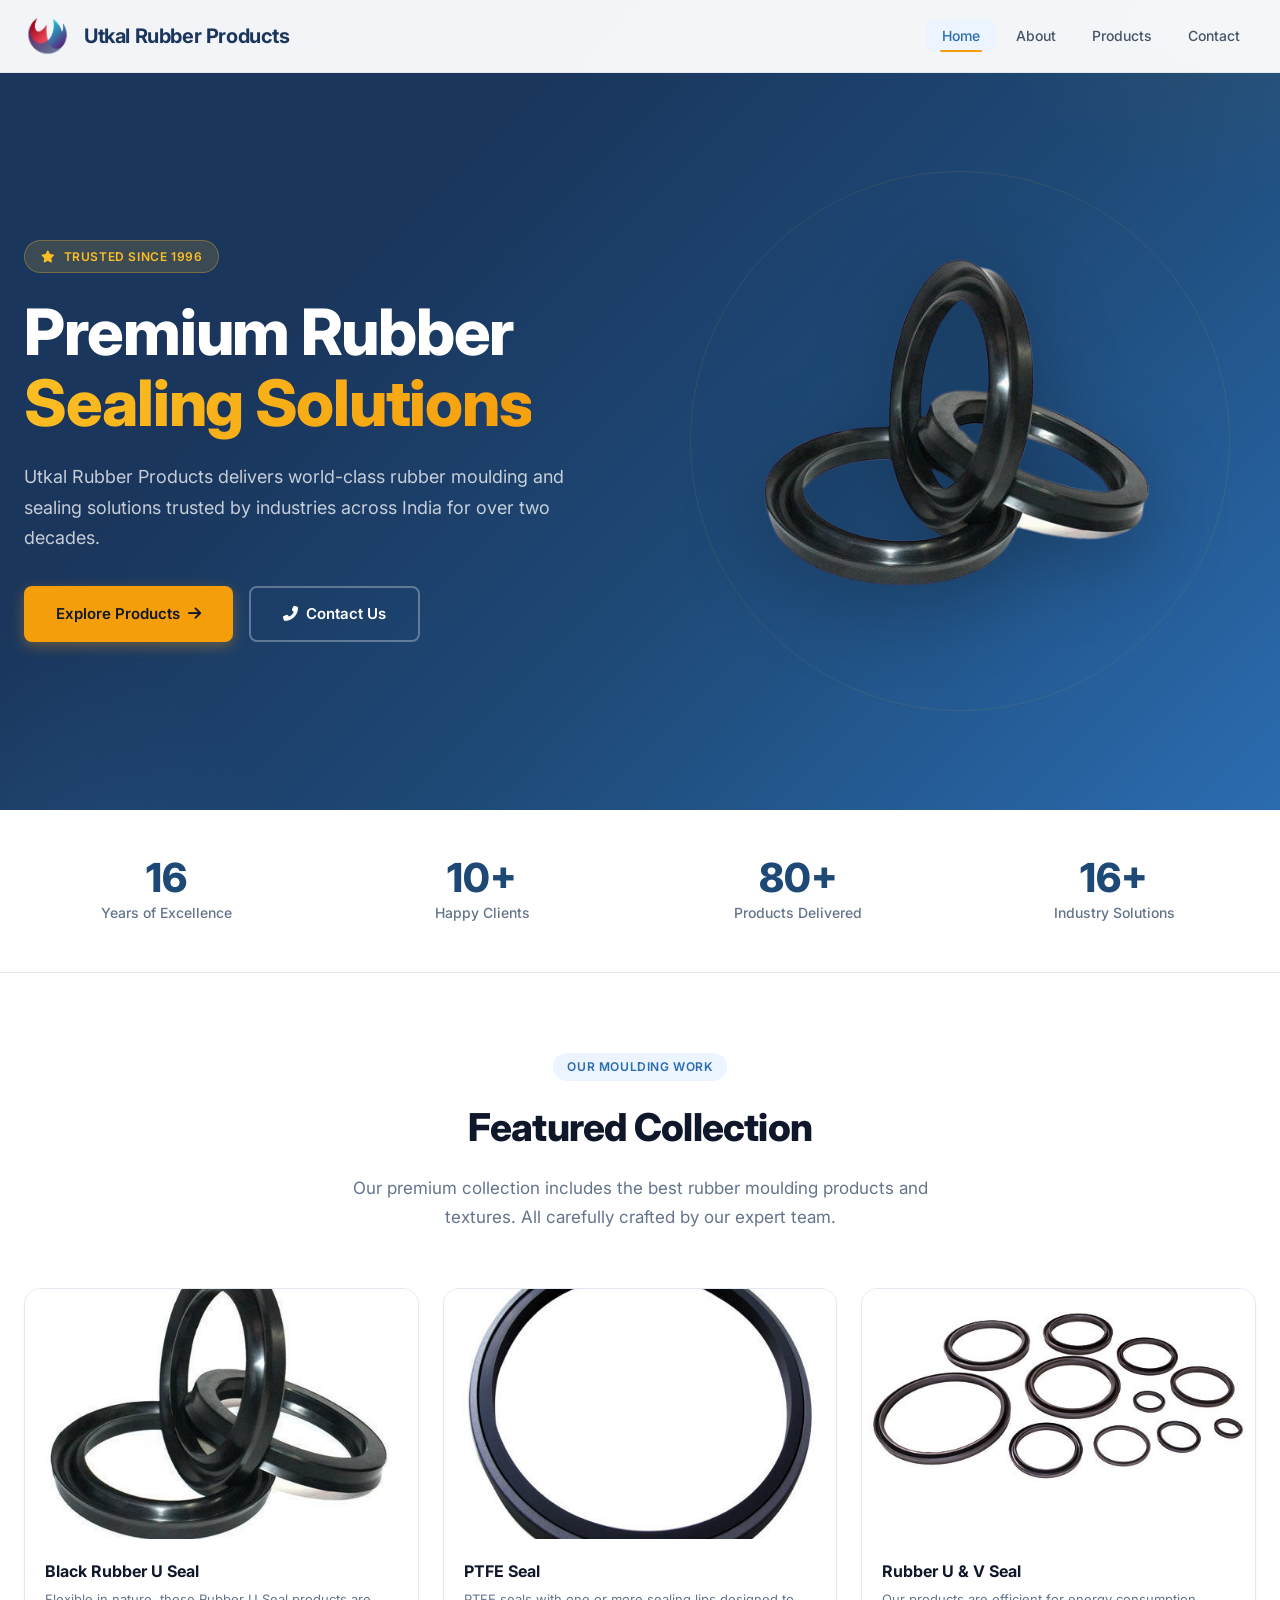
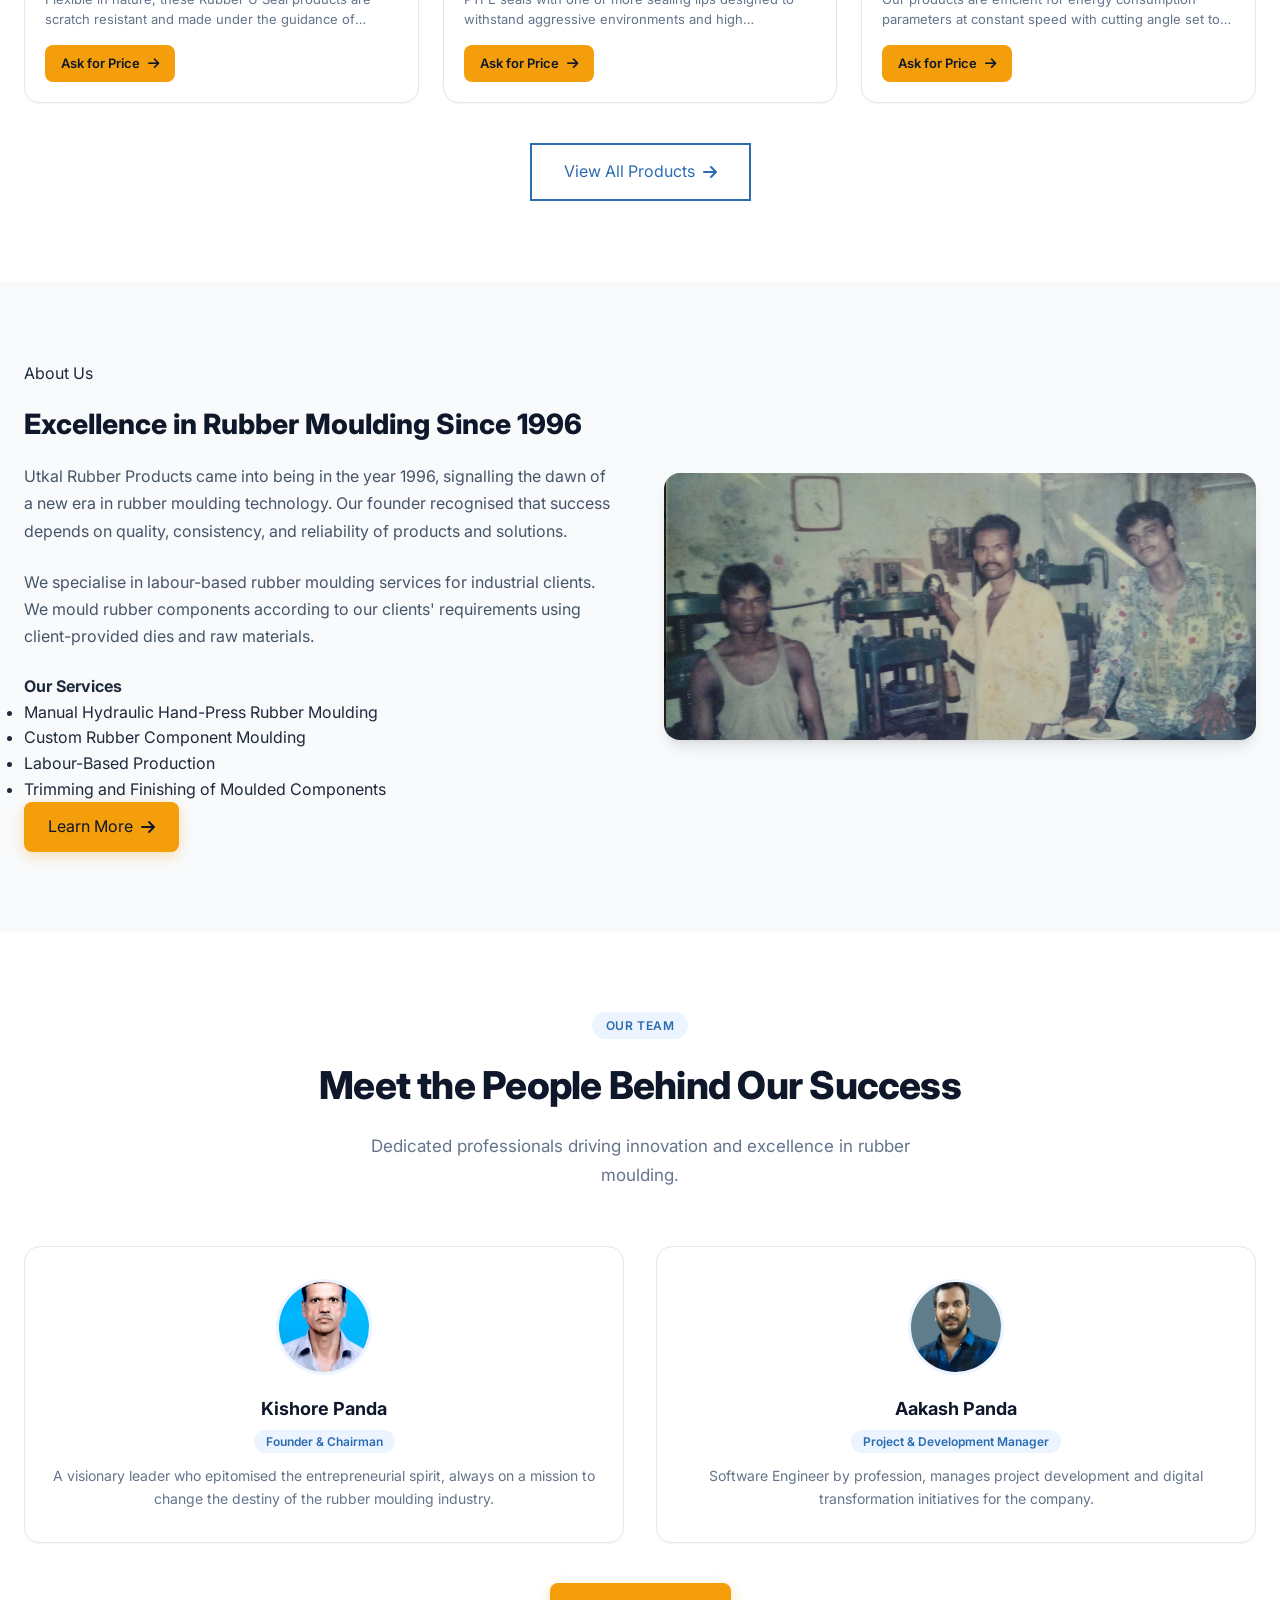
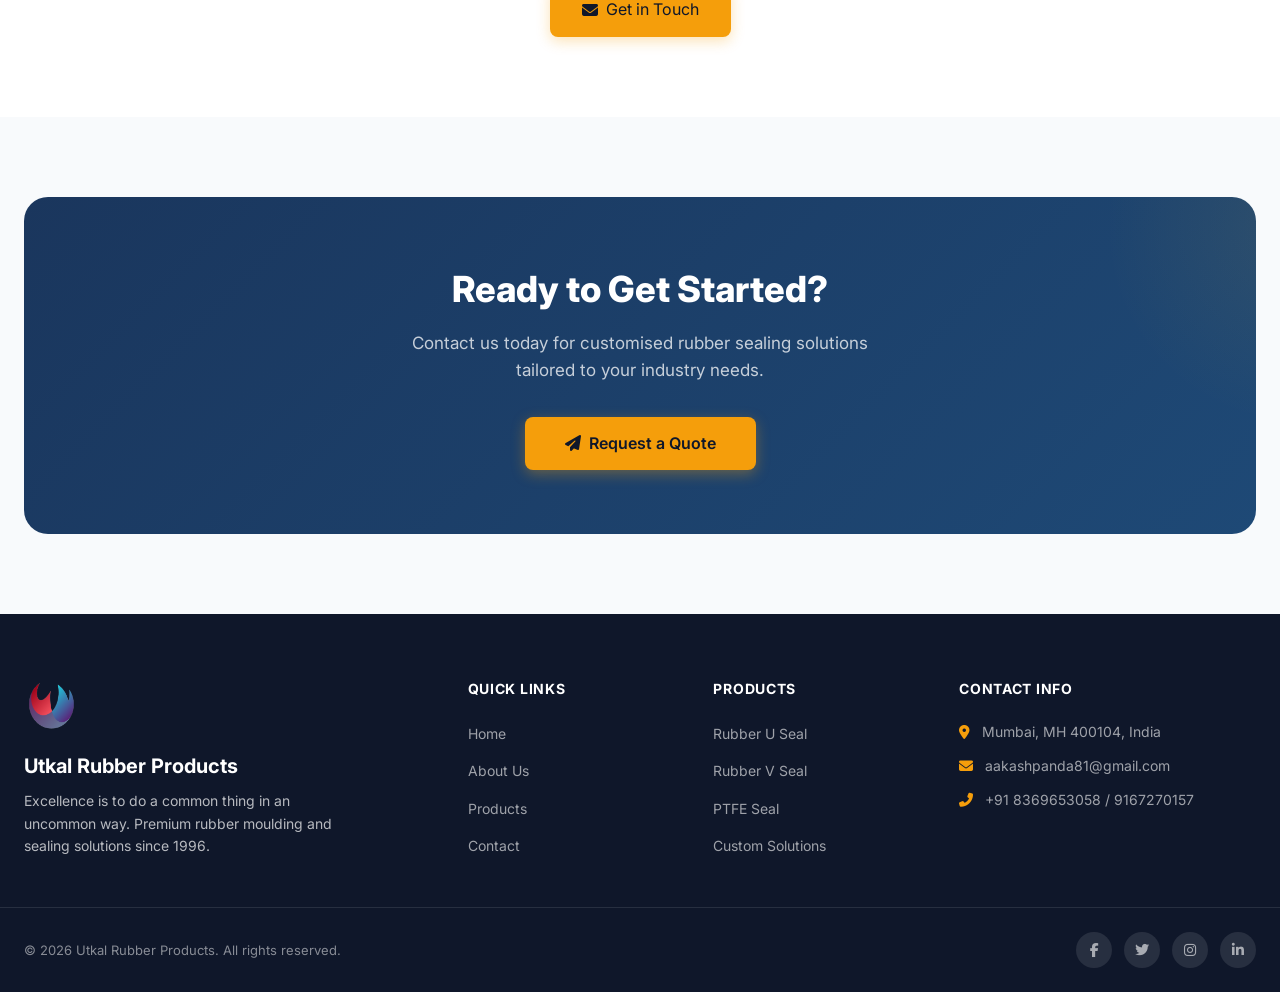
<file: index.html>
<!DOCTYPE html>
<html lang="en">
<head>
  <meta charset="UTF-8">
  <meta name="viewport" content="width=device-width, initial-scale=1.0">
  <title>Utkal Rubber Products | Premium Rubber Sealing Solutions Since 1996</title>
  <meta name="description" content="Utkal Rubber Products - India's trusted manufacturer of premium rubber U seals, V seals, PTFE seals and customised sealing solutions since 1996.">
  <meta name="keywords" content="rubber seals, U seal, V seal, PTFE seal, rubber moulding, industrial seals, India">
  
  <!-- Open Graph -->
  <meta property="og:title" content="Utkal Rubber Products - Premium Rubber Sealing Solutions">
  <meta property="og:description" content="Trusted manufacturer of premium rubber seals and moulding products since 1996.">
  <meta property="og:image" content="image/logoU.png">
  <meta property="og:type" content="website">

  <!-- Styles -->
  <link rel="stylesheet" href="main.css">
  <link rel="stylesheet" href="https://cdnjs.cloudflare.com/ajax/libs/font-awesome/6.5.1/css/all.min.css">
  <link href="https://unpkg.com/aos@2.3.1/dist/aos.css" rel="stylesheet">

  <style>
    /* Inline page-specific overrides (minimal) */
    .page-hero { display: none; }
  </style>
</head>
<body>

  <!-- ============================================ -->
  <!-- NAVIGATION -->
  <!-- ============================================ -->
  <nav class="navbar-modern" id="navbar">
    <div class="nav-container">
      <a href="index.html" class="nav-brand">
        <img src="image/logoU.png" alt="Utkal Rubber Products Logo">
        <span>Utkal Rubber Products</span>
      </a>
      <button class="hamburger" id="hamburger" aria-label="Toggle navigation menu" aria-expanded="false">
        <span></span>
        <span></span>
        <span></span>
      </button>
      <ul class="nav-links" id="navLinks">
        <li><a href="index.html" class="active">Home</a></li>
        <li><a href="About.html">About</a></li>
        <li><a href="Product.html">Products</a></li>
        <li><a href="Contact.html">Contact</a></li>
      </ul>
    </div>
  </nav>

  <!-- ============================================ -->
  <!-- HERO SECTION -->
  <!-- ============================================ -->
  <section class="hero-section">
    <div class="hero-content">
      <div class="hero-text">
        <div class="badge">
          <i class="fas fa-star"></i>
          Trusted Since 1996
        </div>
        <h1>
          Premium Rubber<br>
          <span>Sealing Solutions</span>
        </h1>
        <p>
          Utkal Rubber Products delivers world-class rubber moulding and sealing solutions trusted by industries across India for over two decades.
        </p>
        <div class="hero-cta">
          <a href="Product.html" class="btn-primary">
            Explore Products
            <i class="fas fa-arrow-right"></i>
          </a>
          <a href="Contact.html" class="btn-secondary">
            <i class="fas fa-phone-alt"></i>
            Contact Us
          </a>
        </div>
      </div>
      <div class="hero-image">
        <div class="image-wrapper">
          <img src="image/Black_Rubber_U_Seal-removebg-preview.png" alt="Black Rubber U Seal - Premium Quality">
          <div class="glow-ring"></div>
        </div>
      </div>
    </div>
  </section>

  <!-- ============================================ -->
  <!-- STATS BAR -->
  <!-- ============================================ -->
  <section class="stats-bar">
    <div class="stats-grid">
      <div class="stat-item" data-aos="fade-up" data-aos-delay="100">
        <div class="number" data-target="30">30</div>
        <div class="label">Years of Excellence</div>
      </div>
      <div class="stat-item" data-aos="fade-up" data-aos-delay="200">
        <div class="number" data-target="10">10+</div>
        <div class="label">Happy Clients</div>
      </div>
      <div class="stat-item" data-aos="fade-up" data-aos-delay="300">
        <div class="number" data-target="1000">1000+</div>
        <div class="label">Products Delivered</div>
      </div>
      <div class="stat-item" data-aos="fade-up" data-aos-delay="400">
        <div class="number" data-target="50">50+</div>
        <div class="label">Industry Solutions</div>
      </div>
    </div>
  </section>

  <!-- ============================================ -->
  <!-- FEATURED PRODUCTS -->
  <!-- ============================================ -->
  <section class="section" id="products">
    <div class="section-container">
      <div class="section-header" data-aos="fade-up">
        <span class="section-tag">Our Moulding Work</span>
        <h2>Featured Collection</h2>
        <p>Our premium collection includes the best rubber moulding products and textures. All carefully crafted by our expert team.</p>
      </div>
      <div class="product-grid">
        <!-- Product 1 -->
        <div class="product-card" data-aos="fade-up" data-aos-delay="100">
          <div class="product-card-image">
            <img src="image/Black Rubber U Seal.jpg" alt="Black Rubber U Seal">
          </div>
          <div class="product-card-body">
            <h3>Black Rubber U Seal</h3>
            <p>Flexible in nature, these Rubber U Seal products are scratch resistant and made under the guidance of professionals.</p>
            <a href="Contact.html" class="product-card-link">Ask for Price <i class="fas fa-arrow-right"></i></a>
          </div>
        </div>

        <!-- Product 2 -->
        <div class="product-card" data-aos="fade-up" data-aos-delay="200">
          <div class="product-card-image">
            <img src="image/PTFE Seal.jpg" alt="PTFE Seal">
          </div>
          <div class="product-card-body">
            <h3>PTFE Seal</h3>
            <p>PTFE seals with one or more sealing lips designed to withstand aggressive environments and high temperatures.</p>
            <a href="Contact.html" class="product-card-link">Ask for Price <i class="fas fa-arrow-right"></i></a>
          </div>
        </div>

        <!-- Product 3 -->
        <div class="product-card" data-aos="fade-up" data-aos-delay="300">
          <div class="product-card-image">
            <img src="image/Rubber U and V Seal.jpg" alt="Rubber U and V Seal">
          </div>
          <div class="product-card-body">
            <h3>Rubber U & V Seal</h3>
            <p>Our products are efficient for energy consumption parameters at constant speed with cutting angle set to suit material.</p>
            <a href="Contact.html" class="product-card-link">Ask for Price <i class="fas fa-arrow-right"></i></a>
          </div>
        </div>
      </div>

      <div style="text-align:center;margin-top:2.5rem;" data-aos="fade-up">
        <a href="Product.html" class="btn-outline" style="display:inline-flex;align-items:center;gap:0.5rem;padding:0.875rem 2rem;">
          View All Products <i class="fas fa-arrow-right"></i>
        </a>
      </div>
    </div>
  </section>

  <!-- ============================================ -->
  <!-- ABOUT TEASER -->
  <!-- ============================================ -->
  <section class="section section-alt" id="about">
    <div class="section-container">
      <div class="about-content" data-aos="fade-up">
        <div class="about-text">
          <span class="section-tag" style="margin-bottom:1rem;display:inline-block;">About Us</span>
          <h2>Excellence in Rubber Moulding Since 1996</h2>
          <p>
            Utkal Rubber Products came into being in the year 1996, signalling the dawn of a new era in rubber moulding technology. Our founder recognised that success depends on quality, consistency, and reliability of products and solutions.
          </p>
           <!-- Team 3 <p>
            With over two decades of experience, we have established ourselves as a trusted partner for industries requiring premium rubber sealing solutions across India.
          </p> -->
          <p>
            We specialise in labour-based rubber moulding services for industrial clients. We mould rubber components according to our clients' requirements using client-provided dies and raw materials.
          </p>
          <div>
            <h4>Our Services</h4>
            <ul>
                <li>Manual Hydraulic Hand-Press Rubber Moulding</li>
                <li>Custom Rubber Component Moulding</li>
                <li>Labour-Based Production</li>
                <li>Trimming and Finishing of Moulded Components</li>
            </ul>
          </div>
          <a href="About.html" class="btn-accent" style="display:inline-flex;align-items:center;gap:0.5rem;padding:0.75rem 1.5rem;border-radius:var(--radius-md);">
            Learn More <i class="fas fa-arrow-right"></i>
          </a>
        </div>
        <div class="about-image">
          <img src="image/co.PNG" alt="Utkal Rubber Products - Manufacturing Excellence">
        </div>
      </div>
    </div>
  </section>

  <!-- ============================================ -->
  <!-- TEAM SECTION -->
  <!-- ============================================ -->
  <section class="section" id="team">
    <div class="section-container">
      <div class="section-header" data-aos="fade-up">
        <span class="section-tag">Our Team</span>
        <h2>Meet the People Behind Our Success</h2>
        <p>Dedicated professionals driving innovation and excellence in rubber moulding.</p>
      </div>
      <div class="team-grid">
        <!-- Team 1 -->
        <div class="team-card" data-aos="fade-up" data-aos-delay="100">
          <img class="avatar" src="image/papa.PNG" alt="Kishore Panda - Founder & Chairman">
          <h3>Kishore Panda</h3>
          <span class="role">Founder & Chairman</span>
          <p>A visionary leader who epitomised the entrepreneurial spirit, always on a mission to change the destiny of the rubber moulding industry.</p>
        </div>
        <!-- Team 2 -->
        <div class="team-card" data-aos="fade-up" data-aos-delay="200">
          <img class="avatar" src="image/Aakash_Photo.jpg" alt="Aakash Panda - Project Manager">
          <h3>Aakash Panda</h3>
          <span class="role">Project & Development Manager</span>
          <p>Software Engineer by profession, manages project development and digital transformation initiatives for the company.</p>
        </div>
        <!-- Team 3 -->
        <!--<div class="team-card" data-aos="fade-up" data-aos-delay="300">
          <img class="avatar" src="image/Capture.PNG" alt="Deepak Panda - R&D Manager">
          <h3>Deepak Panda</h3>
          <span class="role">Research & Development Manager</span>
          <p>Electronics and Telecommunication Engineer leading innovation and new product development in the R&D unit.</p>
        </div>-->
      </div>
      <div style="text-align:center;margin-top:2.5rem;" data-aos="fade-up">
        <a href="Contact.html" class="btn-accent" style="display:inline-flex;align-items:center;gap:0.5rem;padding:0.875rem 2rem;border-radius:var(--radius-md);">
          <i class="fas fa-envelope"></i>
          Get in Touch
        </a>
      </div>
    </div>
  </section>

  <!-- ============================================ -->
  <!-- CTA BANNER -->
  <!-- ============================================ -->
  <section class="section section-alt">
    <div class="section-container">
      <div class="cta-banner" data-aos="zoom-in">
        <h2>Ready to Get Started?</h2>
        <p>Contact us today for customised rubber sealing solutions tailored to your industry needs.</p>
        <a href="Contact.html" class="btn-primary" style="display:inline-flex;align-items:center;gap:0.5rem;padding:0.875rem 2.5rem;border-radius:var(--radius-md);font-size:1rem;position:relative;">
          <i class="fas fa-paper-plane"></i>
          Request a Quote
        </a>
      </div>
    </div>
  </section>

  <!-- ============================================ -->
  <!-- FOOTER -->
  <!-- ============================================ -->
  <footer class="footer-modern">
    <div class="footer-grid">
      <div class="footer-brand">
        <img src="image/logoU.png" alt="Utkal Rubber Products">
        <h3>Utkal Rubber Products</h3>
        <p>Excellence is to do a common thing in an uncommon way. Premium rubber moulding and sealing solutions since 1996.</p>
      </div>
      <div class="footer-col">
        <h4>Quick Links</h4>
        <ul>
          <li><a href="index.html">Home</a></li>
          <li><a href="About.html">About Us</a></li>
          <li><a href="Product.html">Products</a></li>
          <li><a href="Contact.html">Contact</a></li>
        </ul>
      </div>
      <div class="footer-col">
        <h4>Products</h4>
        <ul>
          <li><a href="Product.html">Rubber U Seal</a></li>
          <li><a href="Product.html">Rubber V Seal</a></li>
          <li><a href="Product.html">PTFE Seal</a></li>
          <li><a href="Product.html">Custom Solutions</a></li>
        </ul>
      </div>
      <div class="footer-col">
        <h4>Contact Info</h4>
        <ul class="footer-contact">
          <li>
            <i class="fas fa-map-marker-alt"></i>
            <span>Mumbai, MH 400104, India</span>
          </li>
          <li>
            <i class="fas fa-envelope"></i>
            <span>aakashpanda81@gmail.com</span>
          </li>
          <li>
            <i class="fas fa-phone-alt"></i>
            <span>+91 8369653058 / 9167270157</span>
          </li>
        </ul>
      </div>
    </div>
    <div class="footer-bottom">
      <div class="footer-container">
        <p>&copy; 2026 Utkal Rubber Products. All rights reserved.</p>
        <div class="social-links">
          <a href="#" aria-label="Facebook"><i class="fab fa-facebook-f"></i></a>
          <a href="#" aria-label="Twitter"><i class="fab fa-twitter"></i></a>
          <a href="#" aria-label="Instagram"><i class="fab fa-instagram"></i></a>
          <a href="#" aria-label="LinkedIn"><i class="fab fa-linkedin-in"></i></a>
        </div>
      </div>
    </div>
  </footer>

  <!-- ============================================ -->
  <!-- SCRIPTS -->
  <!-- ============================================ -->
  <script src="https://unpkg.com/aos@2.3.1/dist/aos.js"></script>
  <script>
    // Initialize AOS
    AOS.init({
      duration: 800,
      once: true,
      offset: 100,
    });

    // Mobile Hamburger Menu
    const hamburger = document.getElementById('hamburger');
    const navLinks = document.getElementById('navLinks');

    hamburger.addEventListener('click', () => {
      hamburger.classList.toggle('active');
      navLinks.classList.toggle('open');
      const expanded = hamburger.getAttribute('aria-expanded') === 'true' ? 'false' : 'true';
      hamburger.setAttribute('aria-expanded', expanded);
    });

    // Close menu on link click
    navLinks.querySelectorAll('a').forEach(link => {
      link.addEventListener('click', () => {
        hamburger.classList.remove('active');
        navLinks.classList.remove('open');
        hamburger.setAttribute('aria-expanded', 'false');
      });
    });

    // Navbar scroll effect
    const navbar = document.getElementById('navbar');
    let lastScroll = 0;

    window.addEventListener('scroll', () => {
      const currentScroll = window.pageYOffset;
      if (currentScroll > 50) {
        navbar.classList.add('scrolled');
      } else {
        navbar.classList.remove('scrolled');
      }
      lastScroll = currentScroll;
    });

    // Animated Counter for Stats
    function animateCounters() {
      const counters = document.querySelectorAll('.stat-item .number');
      const speed = 200;

      counters.forEach(counter => {
        const target = parseInt(counter.getAttribute('data-target'));
        const text = counter.textContent;
        const hasPlus = text.includes('+');
        const count = parseInt(text.replace(/\D/g, ''));

        const updateCount = () => {
          const current = parseInt(counter.textContent.replace(/\D/g, '')) || 0;
          const increment = Math.ceil(target / speed);

          if (current < target) {
            const next = Math.min(current + increment, target);
            counter.textContent = next + (hasPlus ? '+' : '');
            requestAnimationFrame(updateCount);
          } else {
            counter.textContent = target + (hasPlus ? '+' : '');
          }
        };

        // Use IntersectionObserver to trigger animation
        const observer = new IntersectionObserver((entries) => {
          entries.forEach(entry => {
            if (entry.isIntersecting) {
              counter.textContent = '0';
              updateCount();
              observer.unobserve(entry.target);
            }
          });
        }, { threshold: 0.5 });

        observer.observe(counter);
      });
    }

    // Start counters when DOM is ready
    document.addEventListener('DOMContentLoaded', animateCounters);
  </script>
</body>
</html>
</file>
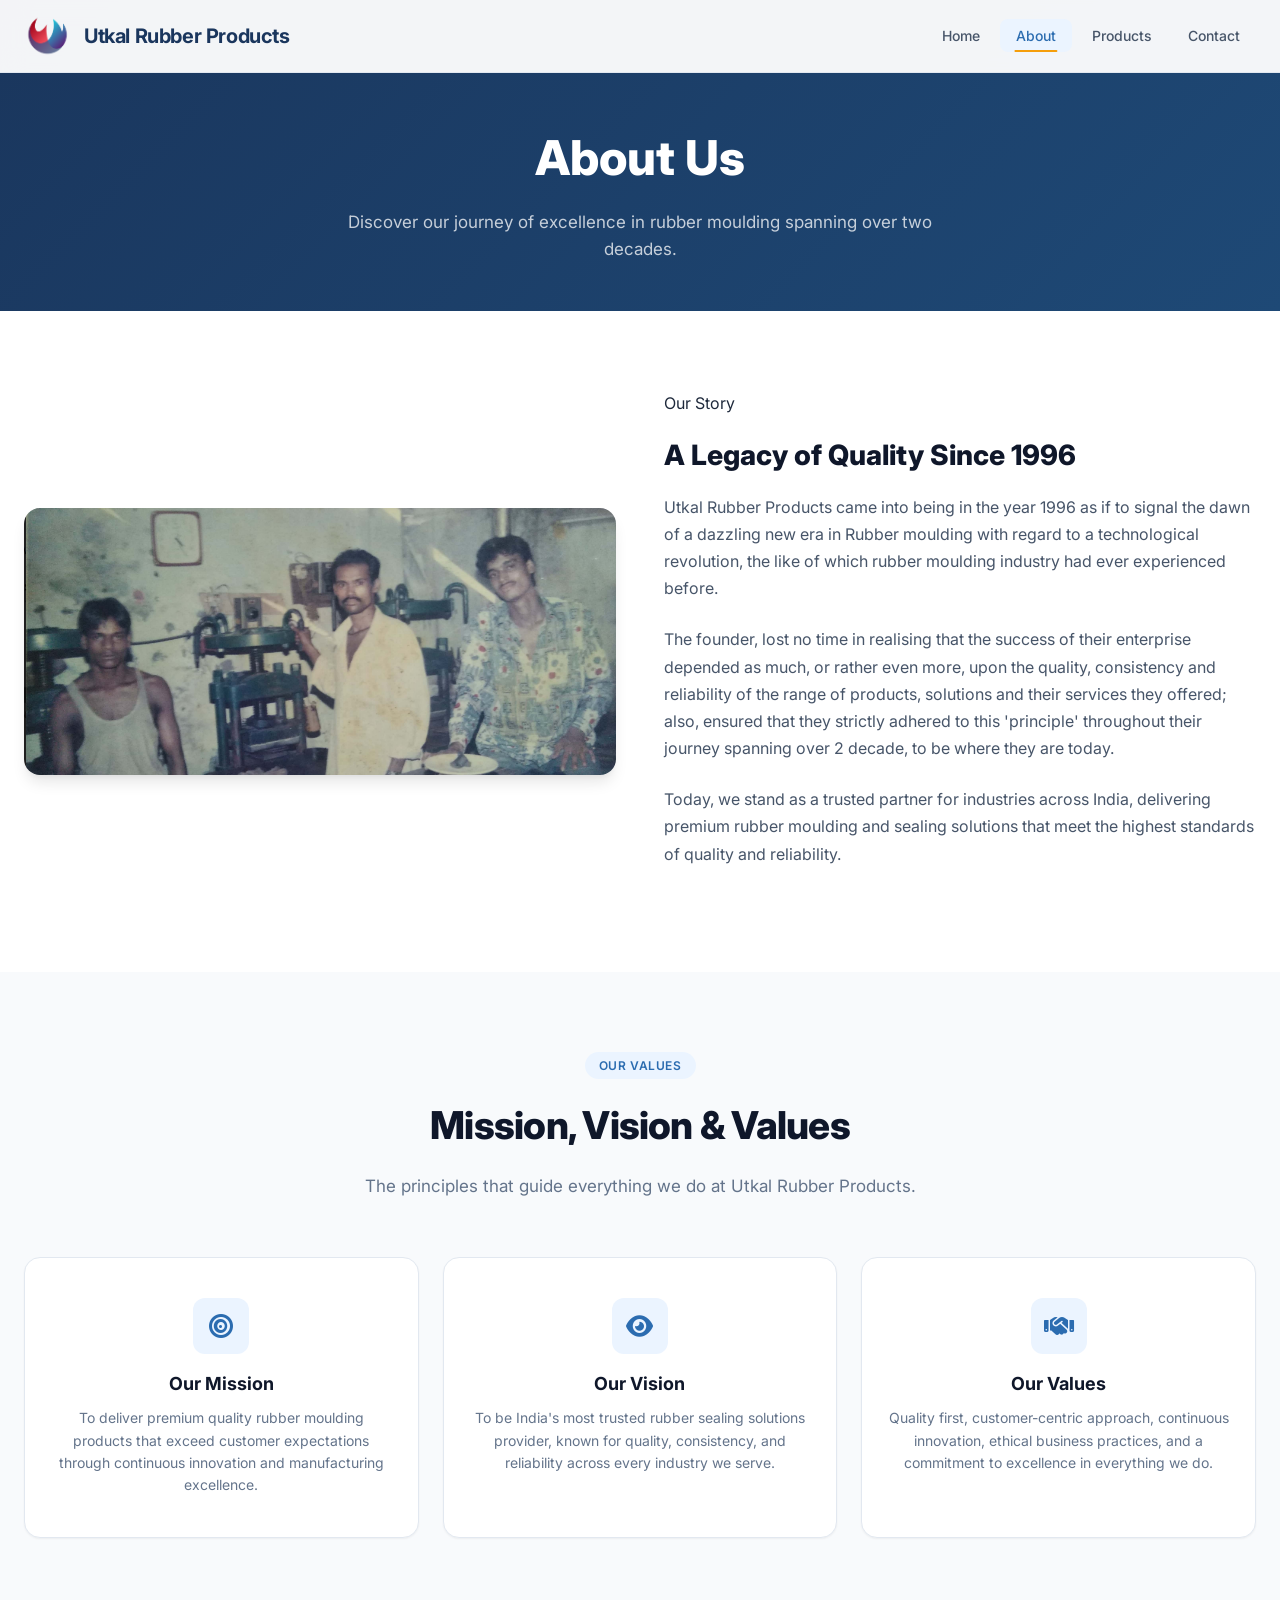
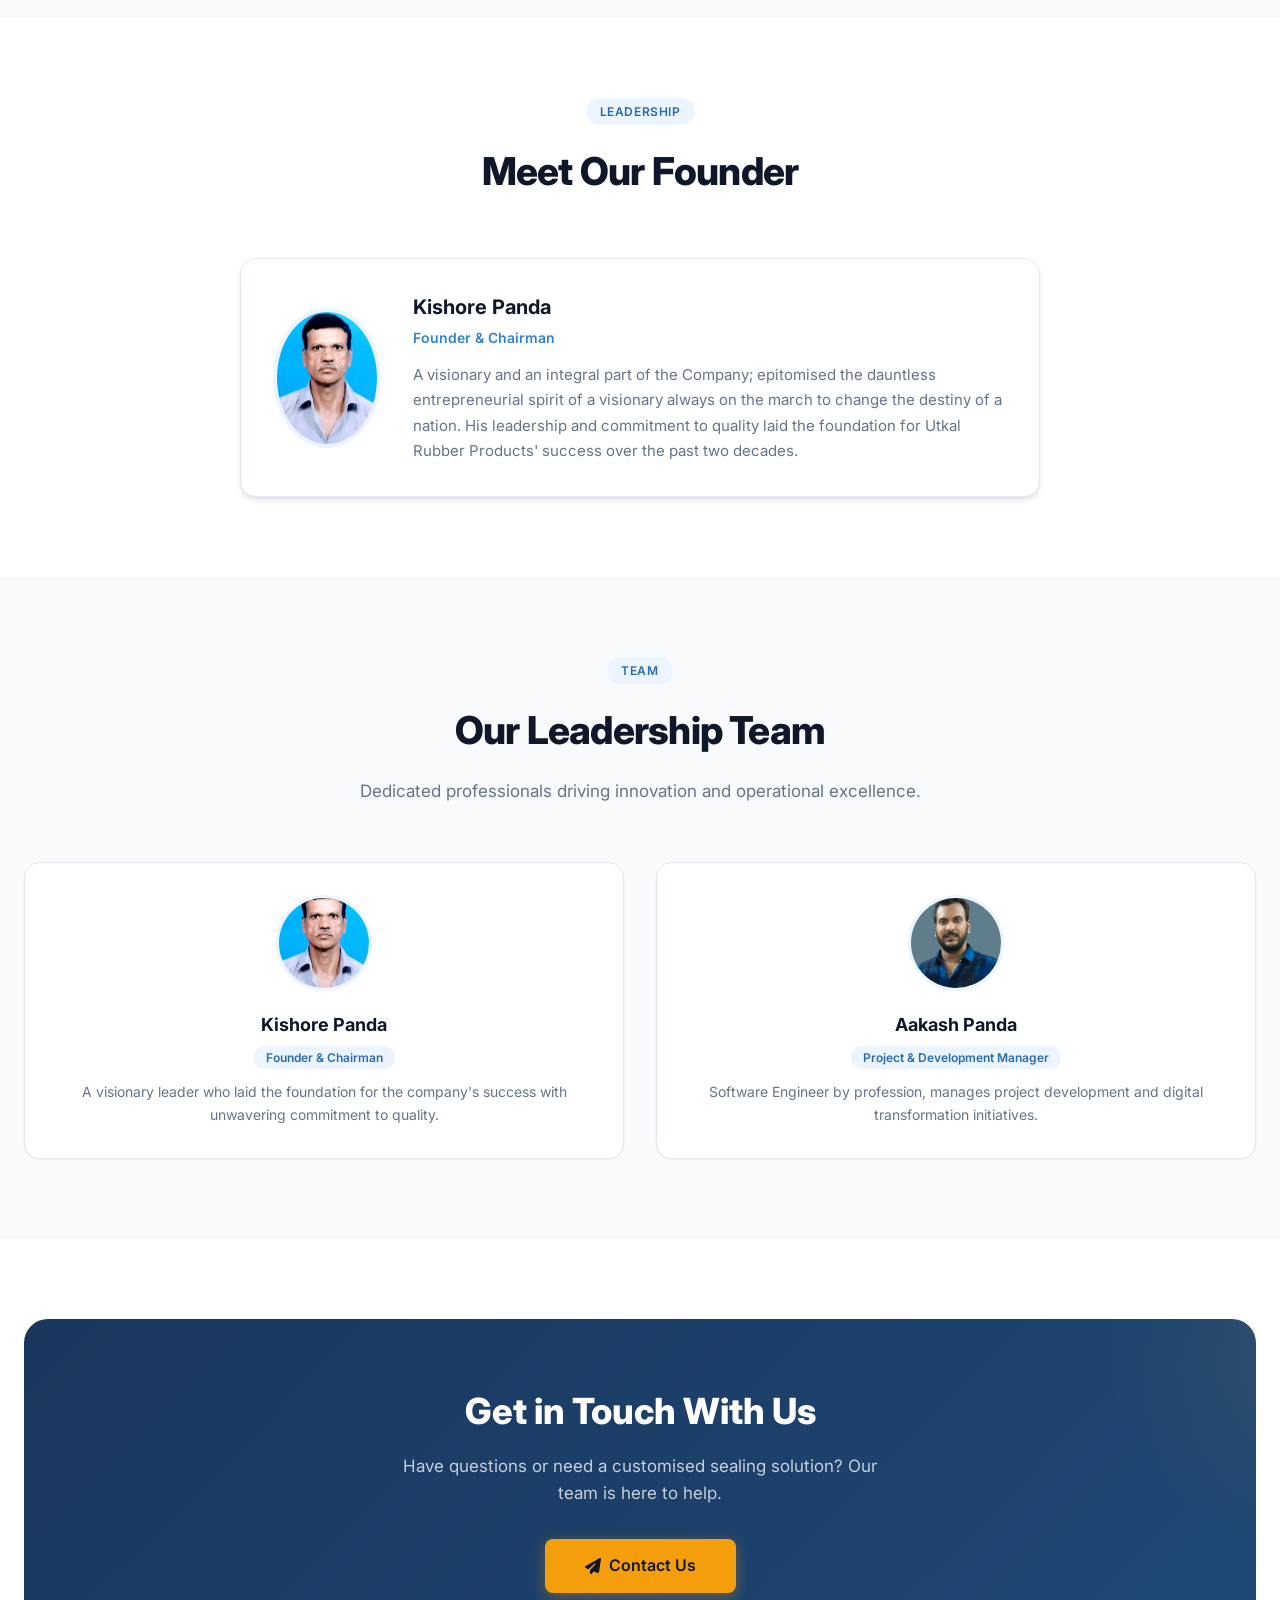
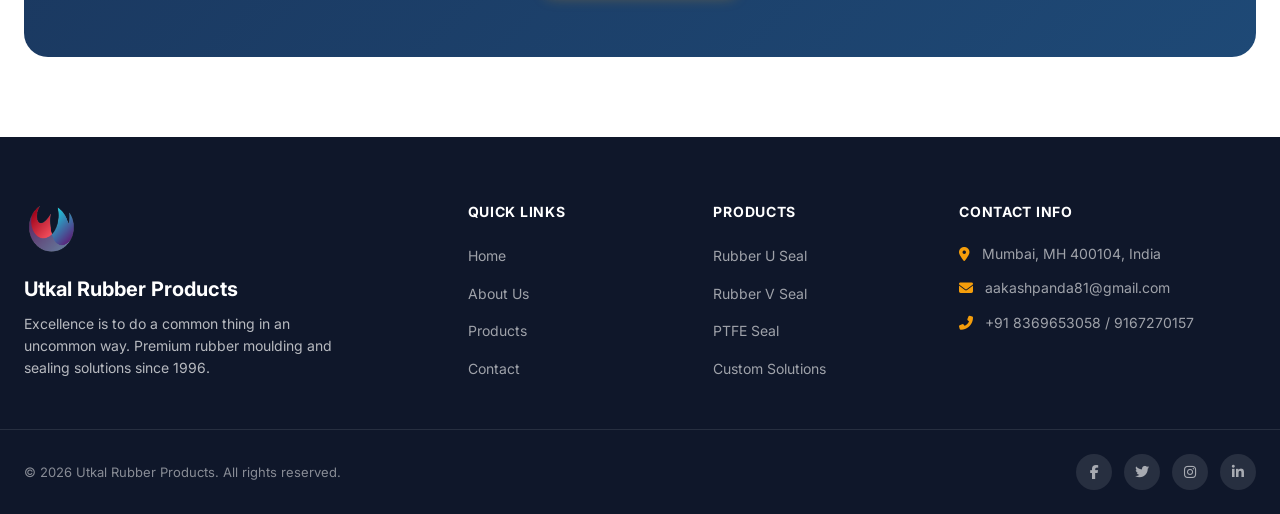
<file: About.html>
<!DOCTYPE html>
<html lang="en">
<head>
  <meta charset="UTF-8">
  <meta name="viewport" content="width=device-width, initial-scale=1.0">
  <title>About Us | Utkal Rubber Products</title>
  <meta name="description" content="Learn about Utkal Rubber Products - India's trusted rubber moulding manufacturer since 1996. Our mission, vision, and team.">
  
  <!-- Styles -->
  <link rel="stylesheet" href="main.css">
  <link rel="stylesheet" href="https://cdnjs.cloudflare.com/ajax/libs/font-awesome/6.5.1/css/all.min.css">
  <link href="https://unpkg.com/aos@2.3.1/dist/aos.css" rel="stylesheet">
</head>
<body>

  <!-- ============================================ -->
  <!-- NAVIGATION -->
  <!-- ============================================ -->
  <nav class="navbar-modern" id="navbar">
    <div class="nav-container">
      <a href="index.html" class="nav-brand">
        <img src="image/logoU.png" alt="Utkal Rubber Products Logo">
        <span>Utkal Rubber Products</span>
      </a>
      <button class="hamburger" id="hamburger" aria-label="Toggle navigation menu" aria-expanded="false">
        <span></span>
        <span></span>
        <span></span>
      </button>
      <ul class="nav-links" id="navLinks">
        <li><a href="index.html">Home</a></li>
        <li><a href="About.html" class="active">About</a></li>
        <li><a href="Product.html">Products</a></li>
        <li><a href="Contact.html">Contact</a></li>
      </ul>
    </div>
  </nav>

  <!-- ============================================ -->
  <!-- PAGE HERO -->
  <!-- ============================================ -->
  <section class="page-hero">
    <div class="section-container">
      <h1 data-aos="fade-up">About Us</h1>
      <p data-aos="fade-up" data-aos-delay="100">Discover our journey of excellence in rubber moulding spanning over two decades.</p>
    </div>
  </section>

  <!-- ============================================ -->
  <!-- COMPANY STORY -->
  <!-- ============================================ -->
  <section class="section">
    <div class="section-container">
      <div class="about-content" data-aos="fade-up">
        <div class="about-image">
          <img src="image/co.PNG" alt="Utkal Rubber Products - Manufacturing Facility">
        </div>
        <div class="about-text">
          <span class="section-tag" style="margin-bottom:1rem;display:inline-block;">Our Story</span>
          <h2>A Legacy of Quality Since 1996</h2>
          <p>
            Utkal Rubber Products came into being in the year 1996 as if to signal the dawn of a dazzling new era in Rubber moulding with regard to a technological revolution, the like of which rubber moulding industry had ever experienced before.
          </p>
          <p>
            The founder, lost no time in realising that the success of their enterprise depended as much, or rather even more, upon the quality, consistency and reliability of the range of products, solutions and their services they offered; also, ensured that they strictly adhered to this 'principle' throughout their journey spanning over 2 decade, to be where they are today.
          </p>
          <p>
            Today, we stand as a trusted partner for industries across India, delivering premium rubber moulding and sealing solutions that meet the highest standards of quality and reliability.
          </p>
        </div>
      </div>
    </div>
  </section>

  <!-- ============================================ -->
  <!-- MISSION / VISION / VALUES -->
  <!-- ============================================ -->
  <section class="section section-alt">
    <div class="section-container">
      <div class="section-header" data-aos="fade-up">
        <span class="section-tag">Our Values</span>
        <h2>Mission, Vision & Values</h2>
        <p>The principles that guide everything we do at Utkal Rubber Products.</p>
      </div>
      <div class="mission-grid">
        <div class="mission-card" data-aos="fade-up" data-aos-delay="100">
          <div class="icon">
            <i class="fas fa-bullseye"></i>
          </div>
          <h3>Our Mission</h3>
          <p>To deliver premium quality rubber moulding products that exceed customer expectations through continuous innovation and manufacturing excellence.</p>
        </div>
        <div class="mission-card" data-aos="fade-up" data-aos-delay="200">
          <div class="icon">
            <i class="fas fa-eye"></i>
          </div>
          <h3>Our Vision</h3>
          <p>To be India's most trusted rubber sealing solutions provider, known for quality, consistency, and reliability across every industry we serve.</p>
        </div>
        <div class="mission-card" data-aos="fade-up" data-aos-delay="300">
          <div class="icon">
            <i class="fas fa-handshake"></i>
          </div>
          <h3>Our Values</h3>
          <p>Quality first, customer-centric approach, continuous innovation, ethical business practices, and a commitment to excellence in everything we do.</p>
        </div>
      </div>
    </div>
  </section>

  <!-- ============================================ -->
  <!-- FOUNDER -->
  <!-- ============================================ -->
  <section class="section">
    <div class="section-container">
      <div class="section-header" data-aos="fade-up">
        <span class="section-tag">Leadership</span>
        <h2>Meet Our Founder</h2>
      </div>
      <div class="founder-card" data-aos="fade-up" data-aos-delay="100" style="max-width:800px;margin:0 auto;">
        <img src="image/papa.PNG" alt="Kishore Panda - Founder & Chairman">
        <div>
          <h3>Kishore Panda</h3>
          <div class="role">Founder & Chairman</div>
          <p>A visionary and an integral part of the Company; epitomised the dauntless entrepreneurial spirit of a visionary always on the march to change the destiny of a nation. His leadership and commitment to quality laid the foundation for Utkal Rubber Products' success over the past two decades.</p>
        </div>
      </div>
    </div>
  </section>

  <!-- ============================================ -->
  <!-- TEAM SECTION -->
  <!-- ============================================ -->
  <section class="section section-alt">
    <div class="section-container">
      <div class="section-header" data-aos="fade-up">
        <span class="section-tag">Team</span>
        <h2>Our Leadership Team</h2>
        <p>Dedicated professionals driving innovation and operational excellence.</p>
      </div>
      <div class="team-grid">
        <div class="team-card" data-aos="fade-up" data-aos-delay="100">
          <img class="avatar" src="image/papa.PNG" alt="Kishore Panda">
          <h3>Kishore Panda</h3>
          <span class="role">Founder & Chairman</span>
          <p>A visionary leader who laid the foundation for the company's success with unwavering commitment to quality.</p>
        </div>
        <div class="team-card" data-aos="fade-up" data-aos-delay="200">
          <img class="avatar" src="image/Aakash_Photo.jpg" alt="Aakash Panda">
          <h3>Aakash Panda</h3>
          <span class="role">Project & Development Manager</span>
          <p>Software Engineer by profession, manages project development and digital transformation initiatives.</p>
        </div>
        <!--<div class="team-card" data-aos="fade-up" data-aos-delay="300">
          <img class="avatar" src="image/Capture.PNG" alt="Deepak Panda">
          <h3>Deepak Panda</h3>
          <span class="role">Research & Development Manager</span>
          <p>Electronics and Telecommunication Engineer leading innovation and new product development.</p>
        </div>-->
      </div>
    </div>
  </section>

  <!-- ============================================ -->
  <!-- CTA -->
  <!-- ============================================ -->
  <section class="section">
    <div class="section-container">
      <div class="cta-banner" data-aos="zoom-in">
        <h2>Get in Touch With Us</h2>
        <p>Have questions or need a customised sealing solution? Our team is here to help.</p>
        <a href="Contact.html" class="btn-primary" style="display:inline-flex;align-items:center;gap:0.5rem;padding:0.875rem 2.5rem;border-radius:var(--radius-md);font-size:1rem;position:relative;">
          <i class="fas fa-paper-plane"></i>
          Contact Us
        </a>
      </div>
    </div>
  </section>

  <!-- ============================================ -->
  <!-- FOOTER -->
  <!-- ============================================ -->
  <footer class="footer-modern">
    <div class="footer-grid">
      <div class="footer-brand">
        <img src="image/logoU.png" alt="Utkal Rubber Products">
        <h3>Utkal Rubber Products</h3>
        <p>Excellence is to do a common thing in an uncommon way. Premium rubber moulding and sealing solutions since 1996.</p>
      </div>
      <div class="footer-col">
        <h4>Quick Links</h4>
        <ul>
          <li><a href="index.html">Home</a></li>
          <li><a href="About.html">About Us</a></li>
          <li><a href="Product.html">Products</a></li>
          <li><a href="Contact.html">Contact</a></li>
        </ul>
      </div>
      <div class="footer-col">
        <h4>Products</h4>
        <ul>
          <li><a href="Product.html">Rubber U Seal</a></li>
          <li><a href="Product.html">Rubber V Seal</a></li>
          <li><a href="Product.html">PTFE Seal</a></li>
          <li><a href="Product.html">Custom Solutions</a></li>
        </ul>
      </div>
      <div class="footer-col">
        <h4>Contact Info</h4>
        <ul class="footer-contact">
          <li>
            <i class="fas fa-map-marker-alt"></i>
            <span>Mumbai, MH 400104, India</span>
          </li>
          <li>
            <i class="fas fa-envelope"></i>
            <span>aakashpanda81@gmail.com</span>
          </li>
          <li>
            <i class="fas fa-phone-alt"></i>
            <span>+91 8369653058 / 9167270157</span>
          </li>
        </ul>
      </div>
    </div>
    <div class="footer-bottom">
      <div class="footer-container">
        <p>&copy; 2026 Utkal Rubber Products. All rights reserved.</p>
        <div class="social-links">
          <a href="#" aria-label="Facebook"><i class="fab fa-facebook-f"></i></a>
          <a href="#" aria-label="Twitter"><i class="fab fa-twitter"></i></a>
          <a href="#" aria-label="Instagram"><i class="fab fa-instagram"></i></a>
          <a href="#" aria-label="LinkedIn"><i class="fab fa-linkedin-in"></i></a>
        </div>
      </div>
    </div>
  </footer>

  <!-- ============================================ -->
  <!-- SCRIPTS -->
  <!-- ============================================ -->
  <script src="https://unpkg.com/aos@2.3.1/dist/aos.js"></script>
  <script>
    AOS.init({
      duration: 800,
      once: true,
      offset: 100,
    });

    // Mobile Hamburger Menu
    const hamburger = document.getElementById('hamburger');
    const navLinks = document.getElementById('navLinks');

    hamburger.addEventListener('click', () => {
      hamburger.classList.toggle('active');
      navLinks.classList.toggle('open');
      const expanded = hamburger.getAttribute('aria-expanded') === 'true' ? 'false' : 'true';
      hamburger.setAttribute('aria-expanded', expanded);
    });

    navLinks.querySelectorAll('a').forEach(link => {
      link.addEventListener('click', () => {
        hamburger.classList.remove('active');
        navLinks.classList.remove('open');
        hamburger.setAttribute('aria-expanded', 'false');
      });
    });

    // Navbar scroll effect
    const navbar = document.getElementById('navbar');
    window.addEventListener('scroll', () => {
      if (window.pageYOffset > 50) {
        navbar.classList.add('scrolled');
      } else {
        navbar.classList.remove('scrolled');
      }
    });
  </script>
</body>
</html>
</file>
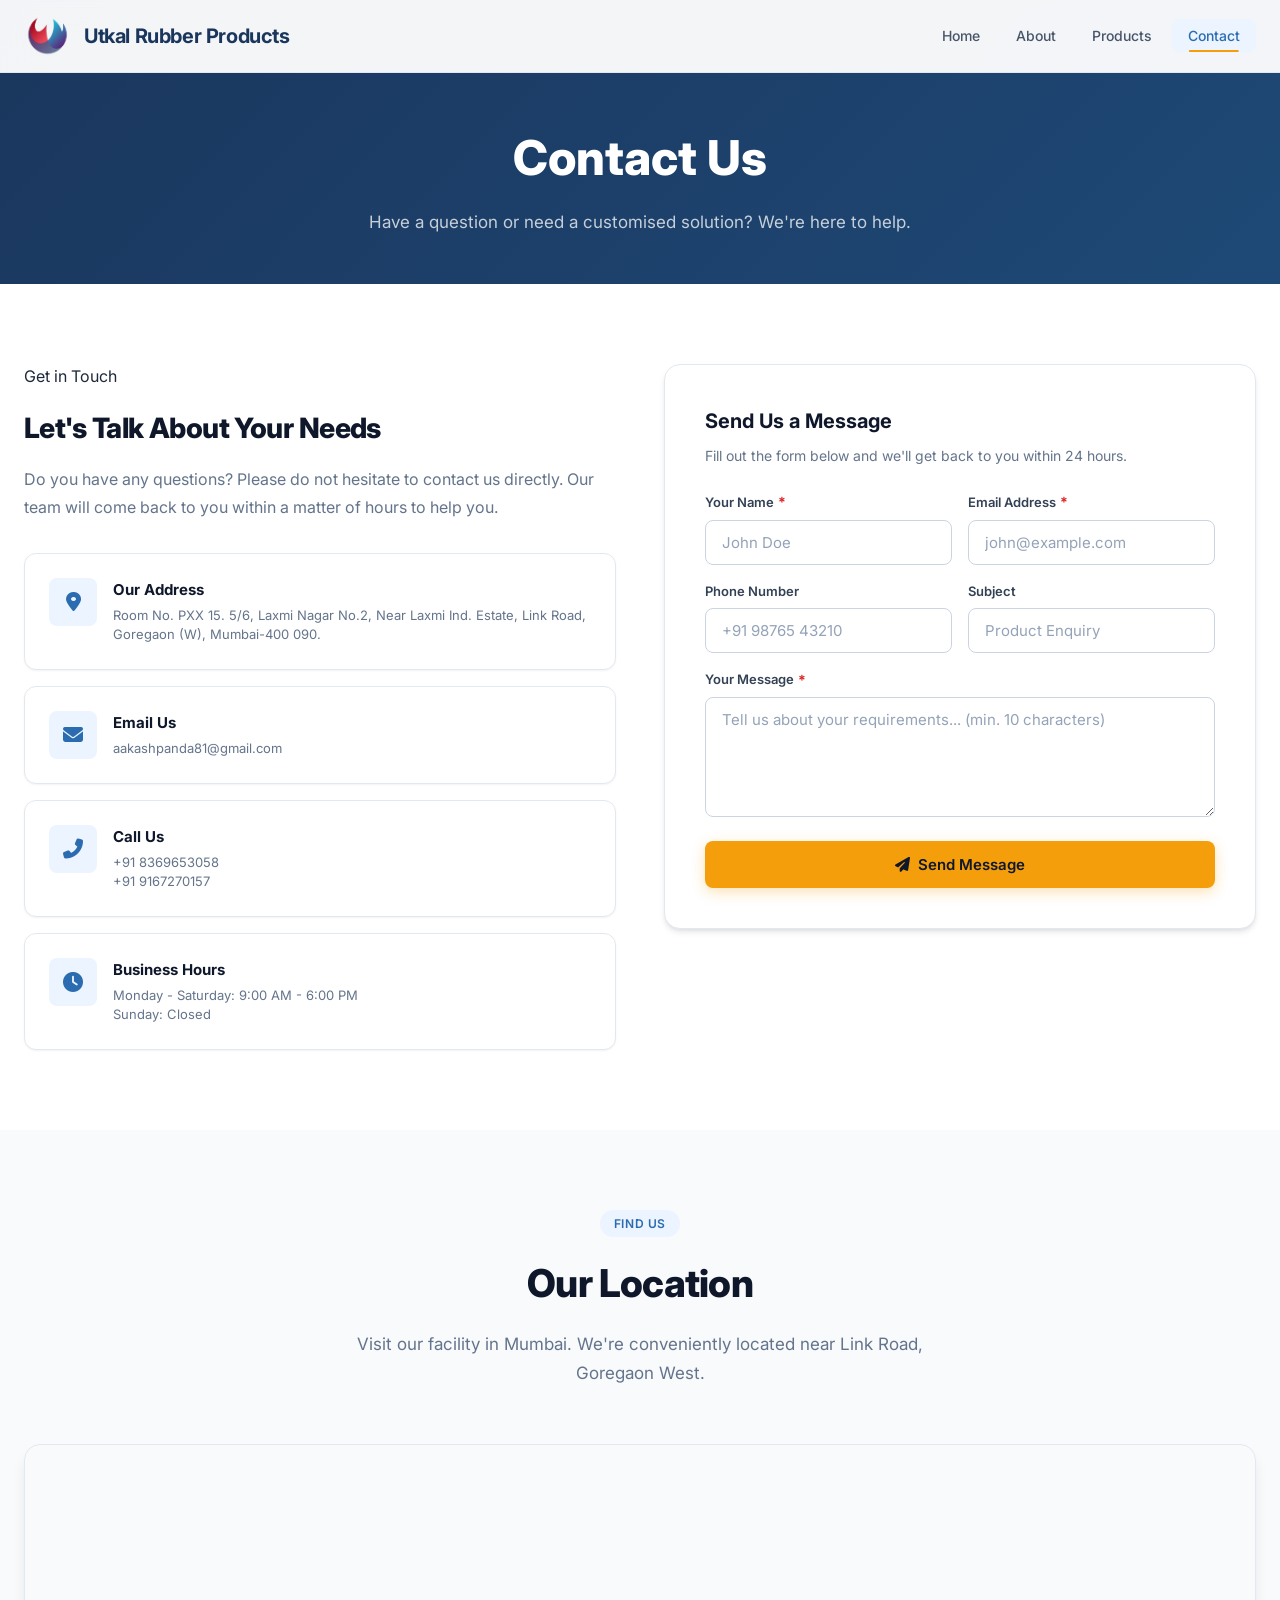
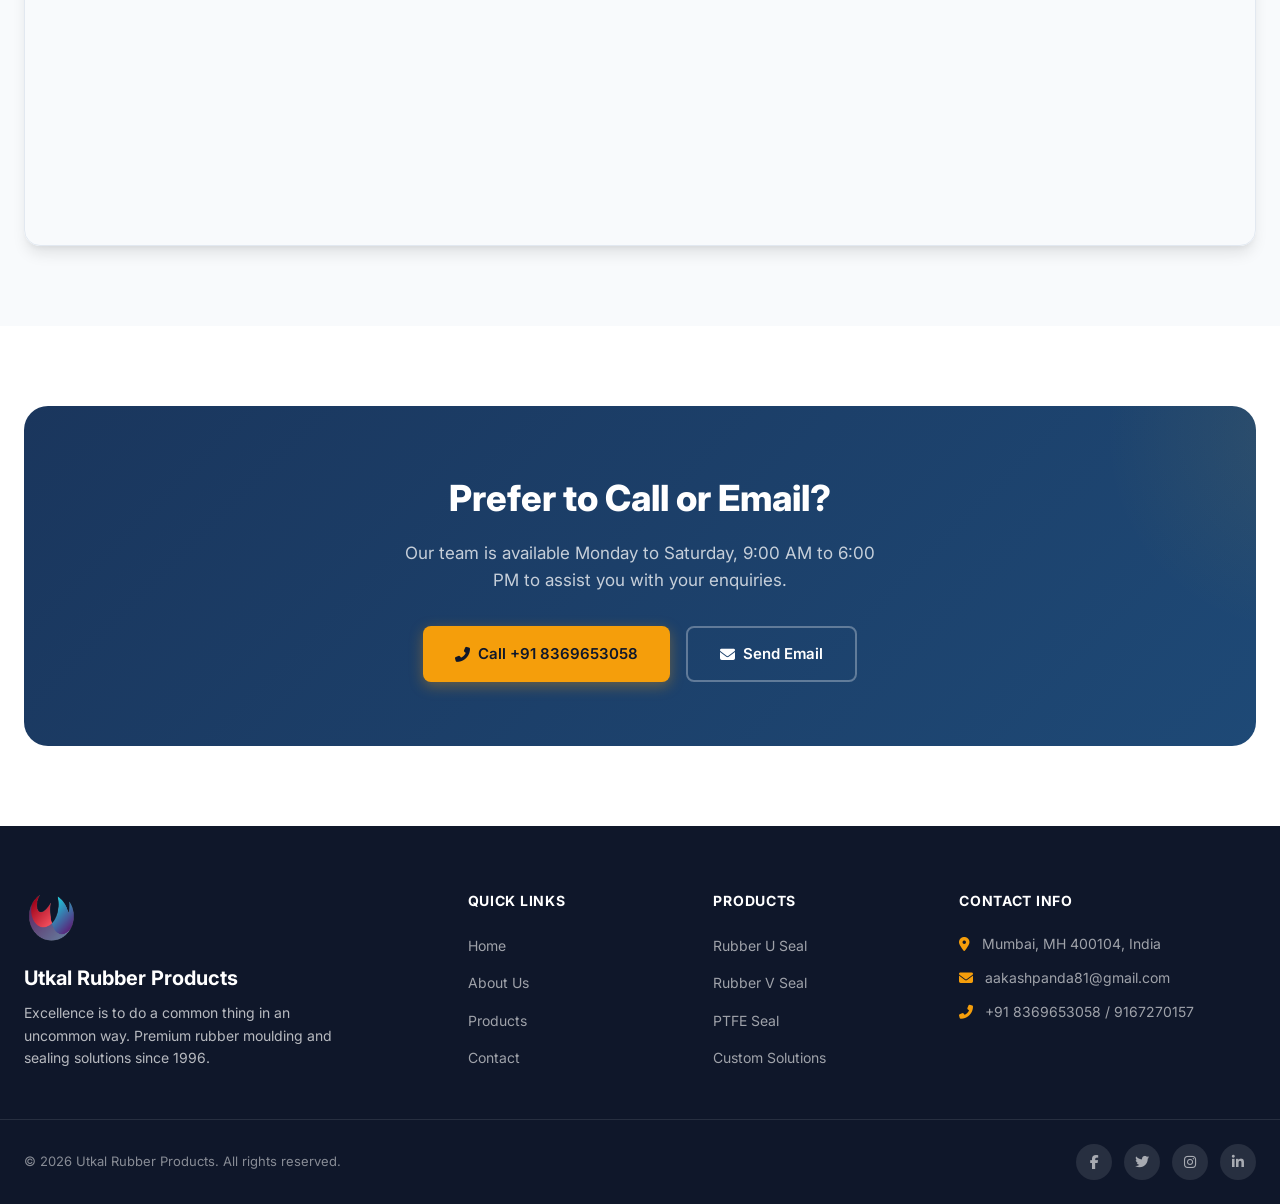
<file: Contact.html>
<!DOCTYPE html>
<html lang="en">
<head>
  <meta charset="UTF-8">
  <meta name="viewport" content="width=device-width, initial-scale=1.0">
  <title>Contact Us | Utkal Rubber Products</title>
  <meta name="description" content="Get in touch with Utkal Rubber Products. Contact us for enquiries, quotes, and customised rubber sealing solutions.">
  
  <!-- Open Graph -->
  <meta property="og:title" content="Contact Us - Utkal Rubber Products">
  <meta property="og:description" content="Get in touch with Utkal Rubber Products for enquiries, quotes, and customised rubber sealing solutions.">
  <meta property="og:image" content="image/logoU.png">
  <meta property="og:type" content="website">

  <!-- Styles -->
  <link rel="stylesheet" href="main.css">
  <link rel="stylesheet" href="https://cdnjs.cloudflare.com/ajax/libs/font-awesome/6.5.1/css/all.min.css">
  <link href="https://unpkg.com/aos@2.3.1/dist/aos.css" rel="stylesheet">

  <!-- Preload contact.js for performance -->
  <link rel="preload" href="contact.js" as="script">
</head>
<body>

  <!-- ============================================ -->
  <!-- NAVIGATION -->
  <!-- ============================================ -->
  <nav class="navbar-modern" id="navbar">
    <div class="nav-container">
      <a href="index.html" class="nav-brand">
        <img src="image/logoU.png" alt="Utkal Rubber Products Logo">
        <span>Utkal Rubber Products</span>
      </a>
      <button class="hamburger" id="hamburger" aria-label="Toggle navigation menu" aria-expanded="false">
        <span></span>
        <span></span>
        <span></span>
      </button>
      <ul class="nav-links" id="navLinks">
        <li><a href="index.html">Home</a></li>
        <li><a href="About.html">About</a></li>
        <li><a href="Product.html">Products</a></li>
        <li><a href="Contact.html" class="active">Contact</a></li>
      </ul>
    </div>
  </nav>

  <!-- ============================================ -->
  <!-- PAGE HERO -->
  <!-- ============================================ -->
  <section class="page-hero">
    <div class="section-container">
      <h1 data-aos="fade-up">Contact Us</h1>
      <p data-aos="fade-up" data-aos-delay="100">Have a question or need a customised solution? We're here to help.</p>
    </div>
  </section>

  <!-- ============================================ -->
  <!-- CONTACT SECTION -->
  <!-- ============================================ -->
  <section class="section">
    <div class="section-container">
      <div class="contact-layout">
        <!-- Contact Info -->
        <div data-aos="fade-up" data-aos-delay="100">
          <span class="section-tag" style="margin-bottom:1rem;display:inline-block;">Get in Touch</span>
          <h2 style="font-size:1.75rem;font-weight:800;color:var(--neutral-900);margin-bottom:1rem;letter-spacing:-0.02em;">Let's Talk About Your Needs</h2>
          <p style="color:var(--neutral-500);line-height:1.7;margin-bottom:2rem;">
            Do you have any questions? Please do not hesitate to contact us directly. Our team will come back to you within a matter of hours to help you.
          </p>
          
          <div class="contact-info-grid">
            <div class="info-card">
              <div class="icon">
                <i class="fas fa-map-marker-alt"></i>
              </div>
              <div>
                <h4>Our Address</h4>
                <p>Room No. PXX 15. 5/6, Laxmi Nagar No.2, Near Laxmi Ind. Estate, Link Road, Goregaon (W), Mumbai-400 090.</p>
              </div>
            </div>
            <div class="info-card">
              <div class="icon">
                <i class="fas fa-envelope"></i>
              </div>
              <div>
                <h4>Email Us</h4>
                <p>
                  <a href="mailto:aakashpanda81@gmail.com" style="color:inherit;">aakashpanda81@gmail.com</a>
                </p>
              </div>
            </div>
            <div class="info-card">
              <div class="icon">
                <i class="fas fa-phone-alt"></i>
              </div>
              <div>
                <h4>Call Us</h4>
                <p>
                  <a href="tel:+918369653058" style="color:inherit;">+91 8369653058</a><br>
                  <a href="tel:+919167270157" style="color:inherit;">+91 9167270157</a>
                </p>
              </div>
            </div>
            <div class="info-card">
              <div class="icon">
                <i class="fas fa-clock"></i>
              </div>
              <div>
                <h4>Business Hours</h4>
                <p>Monday - Saturday: 9:00 AM - 6:00 PM<br>Sunday: Closed</p>
              </div>
            </div>
          </div>
        </div>

        <!-- Contact Form -->
        <div class="contact-form-wrapper" data-aos="fade-up" data-aos-delay="200">
          <h3 style="font-size:1.25rem;font-weight:700;color:var(--neutral-900);margin-bottom:0.5rem;">Send Us a Message</h3>
          <p style="font-size:0.875rem;color:var(--neutral-500);margin-bottom:1.5rem;line-height:1.6;">
            Fill out the form below and we'll get back to you within 24 hours.
          </p>
          <form id="contactForm" novalidate>
            <!-- Honeypot field - invisible to humans, catches bots -->
            <div style="position:absolute;left:-9999px;" aria-hidden="true">
              <label for="website">Website</label>
              <input type="text" id="website" name="website" tabindex="-1" autocomplete="off">
            </div>

            <div class="form-row">
              <div class="form-group">
                <label for="name">
                  Your Name <span class="required-indicator" aria-hidden="true">*</span>
                </label>
                <input type="text" id="name" name="name" class="form-input" 
                  placeholder="John Doe" 
                  required
                  minlength="2"
                  maxlength="100"
                  autocomplete="name"
                  data-error-required="Please enter your name.">
              </div>
              <div class="form-group">
                <label for="email">
                  Email Address <span class="required-indicator" aria-hidden="true">*</span>
                </label>
                <input type="email" id="email" name="email" class="form-input" 
                  placeholder="john@example.com" 
                  required
                  autocomplete="email"
                  data-error-required="Please enter your email address.">
              </div>
            </div>

            <div class="form-row">
              <div class="form-group">
                <label for="phone">Phone Number</label>
                <input type="tel" id="phone" name="phone" class="form-input" 
                  placeholder="+91 98765 43210"
                  autocomplete="tel">
              </div>
              <div class="form-group">
                <label for="subject">Subject</label>
                <input type="text" id="subject" name="subject" class="form-input" 
                  placeholder="Product Enquiry"
                  maxlength="200">
              </div>
            </div>

            <div class="form-group">
              <label for="message">
                Your Message <span class="required-indicator" aria-hidden="true">*</span>
              </label>
              <textarea id="message" name="message" class="form-input" 
                placeholder="Tell us about your requirements... (min. 10 characters)" 
                required
                minlength="10"
                maxlength="5000"
                data-error-required="Please enter your message."></textarea>
            </div>

            <button type="submit" class="btn btn-accent submit-btn">
              <i class="fas fa-paper-plane"></i>
              <span class="btn-text">Send Message</span>
            </button>

            <div id="formStatus" class="form-status" role="alert" aria-live="polite"></div>
          </form>
        </div>
      </div>
    </div>
  </section>

  <!-- ============================================ -->
  <!-- MAP SECTION (Optional - Google Maps embed) -->
  <!-- ============================================ -->
  <section class="section section-alt section-map">
    <div class="section-container">
      <div class="section-header" data-aos="fade-up">
        <span class="section-tag">Find Us</span>
        <h2>Our Location</h2>
        <p>Visit our facility in Mumbai. We're conveniently located near Link Road, Goregaon West.</p>
      </div>
      <div class="map-container" data-aos="fade-up">
        <iframe 
          src="https://www.google.com/maps/embed?pb=!1m18!1m12!1m3!1d3769.747051706729!2d72.831962!3d19.104178!2m3!1f0!2f0!3f0!3m2!1i1024!2i768!4f13.1!3m3!1m2!1s0x3be7c9c1c1c1c1c1%3A0x1c1c1c1c1c1c1c1c!2sGoregaon+West%2C+Mumbai%2C+Maharashtra!5e0!3m2!1sen!2sin!4v1"
          width="100%" 
          height="400" 
          style="border:0;border-radius:var(--radius-xl);" 
          allowfullscreen="" 
          loading="lazy"
          referrerpolicy="no-referrer-when-downgrade"
          title="Utkal Rubber Products Location">
        </iframe>
      </div>
    </div>
  </section>

  <!-- ============================================ -->
  <!-- CTA -->
  <!-- ============================================ -->
  <section class="section">
    <div class="section-container">
      <div class="cta-banner" data-aos="zoom-in">
        <h2>Prefer to Call or Email?</h2>
        <p>Our team is available Monday to Saturday, 9:00 AM to 6:00 PM to assist you with your enquiries.</p>
        <div style="display:flex;gap:1rem;justify-content:center;flex-wrap:wrap;position:relative;">
          <a href="tel:+918369653058" class="btn-primary" style="display:inline-flex;align-items:center;gap:0.5rem;padding:0.875rem 2rem;border-radius:var(--radius-md);font-size:0.9375rem;">
            <i class="fas fa-phone-alt"></i>
            Call +91 8369653058
          </a>
          <a href="mailto:aakashpanda81@gmail.com" class="btn-secondary" style="display:inline-flex;align-items:center;gap:0.5rem;padding:0.875rem 2rem;border-radius:var(--radius-md);font-size:0.9375rem;">
            <i class="fas fa-envelope"></i>
            Send Email
          </a>
        </div>
      </div>
    </div>
  </section>

  <!-- ============================================ -->
  <!-- FOOTER -->
  <!-- ============================================ -->
  <footer class="footer-modern">
    <div class="footer-grid">
      <div class="footer-brand">
        <img src="image/logoU.png" alt="Utkal Rubber Products">
        <h3>Utkal Rubber Products</h3>
        <p>Excellence is to do a common thing in an uncommon way. Premium rubber moulding and sealing solutions since 1996.</p>
      </div>
      <div class="footer-col">
        <h4>Quick Links</h4>
        <ul>
          <li><a href="index.html">Home</a></li>
          <li><a href="About.html">About Us</a></li>
          <li><a href="Product.html">Products</a></li>
          <li><a href="Contact.html">Contact</a></li>
        </ul>
      </div>
      <div class="footer-col">
        <h4>Products</h4>
        <ul>
          <li><a href="Product.html">Rubber U Seal</a></li>
          <li><a href="Product.html">Rubber V Seal</a></li>
          <li><a href="Product.html">PTFE Seal</a></li>
          <li><a href="Product.html">Custom Solutions</a></li>
        </ul>
      </div>
      <div class="footer-col">
        <h4>Contact Info</h4>
        <ul class="footer-contact">
          <li>
            <i class="fas fa-map-marker-alt"></i>
            <span>Mumbai, MH 400104, India</span>
          </li>
          <li>
            <i class="fas fa-envelope"></i>
            <span>aakashpanda81@gmail.com</span>
          </li>
          <li>
            <i class="fas fa-phone-alt"></i>
            <span>+91 8369653058 / 9167270157</span>
          </li>
        </ul>
      </div>
    </div>
    <div class="footer-bottom">
      <div class="footer-container">
        <p>&copy; 2026 Utkal Rubber Products. All rights reserved.</p>
        <div class="social-links">
          <a href="#" aria-label="Facebook"><i class="fab fa-facebook-f"></i></a>
          <a href="#" aria-label="Twitter"><i class="fab fa-twitter"></i></a>
          <a href="#" aria-label="Instagram"><i class="fab fa-instagram"></i></a>
          <a href="#" aria-label="LinkedIn"><i class="fab fa-linkedin-in"></i></a>
        </div>
      </div>
    </div>
  </footer>

  <!-- ============================================ -->
  <!-- SCRIPTS -->
  <!-- ============================================ -->
  <script src="https://unpkg.com/aos@2.3.1/dist/aos.js"></script>
  <script>
    // Initialize AOS animations
    AOS.init({
      duration: 800,
      once: true,
      offset: 100,
    });

    // Mobile Hamburger Menu
    const hamburger = document.getElementById('hamburger');
    const navLinks = document.getElementById('navLinks');

    hamburger.addEventListener('click', () => {
      hamburger.classList.toggle('active');
      navLinks.classList.toggle('open');
      const expanded = hamburger.getAttribute('aria-expanded') === 'true' ? 'false' : 'true';
      hamburger.setAttribute('aria-expanded', expanded);
    });

    navLinks.querySelectorAll('a').forEach(link => {
      link.addEventListener('click', () => {
        hamburger.classList.remove('active');
        navLinks.classList.remove('open');
        hamburger.setAttribute('aria-expanded', 'false');
      });
    });

    // Navbar scroll effect
    const navbar = document.getElementById('navbar');
    window.addEventListener('scroll', () => {
      if (window.pageYOffset > 50) {
        navbar.classList.add('scrolled');
      } else {
        navbar.classList.remove('scrolled');
      }
    });
  </script>
  <!-- Contact form validation and submission script -->
  <script src="contact.js" defer></script>
</body>
</html>
</file>
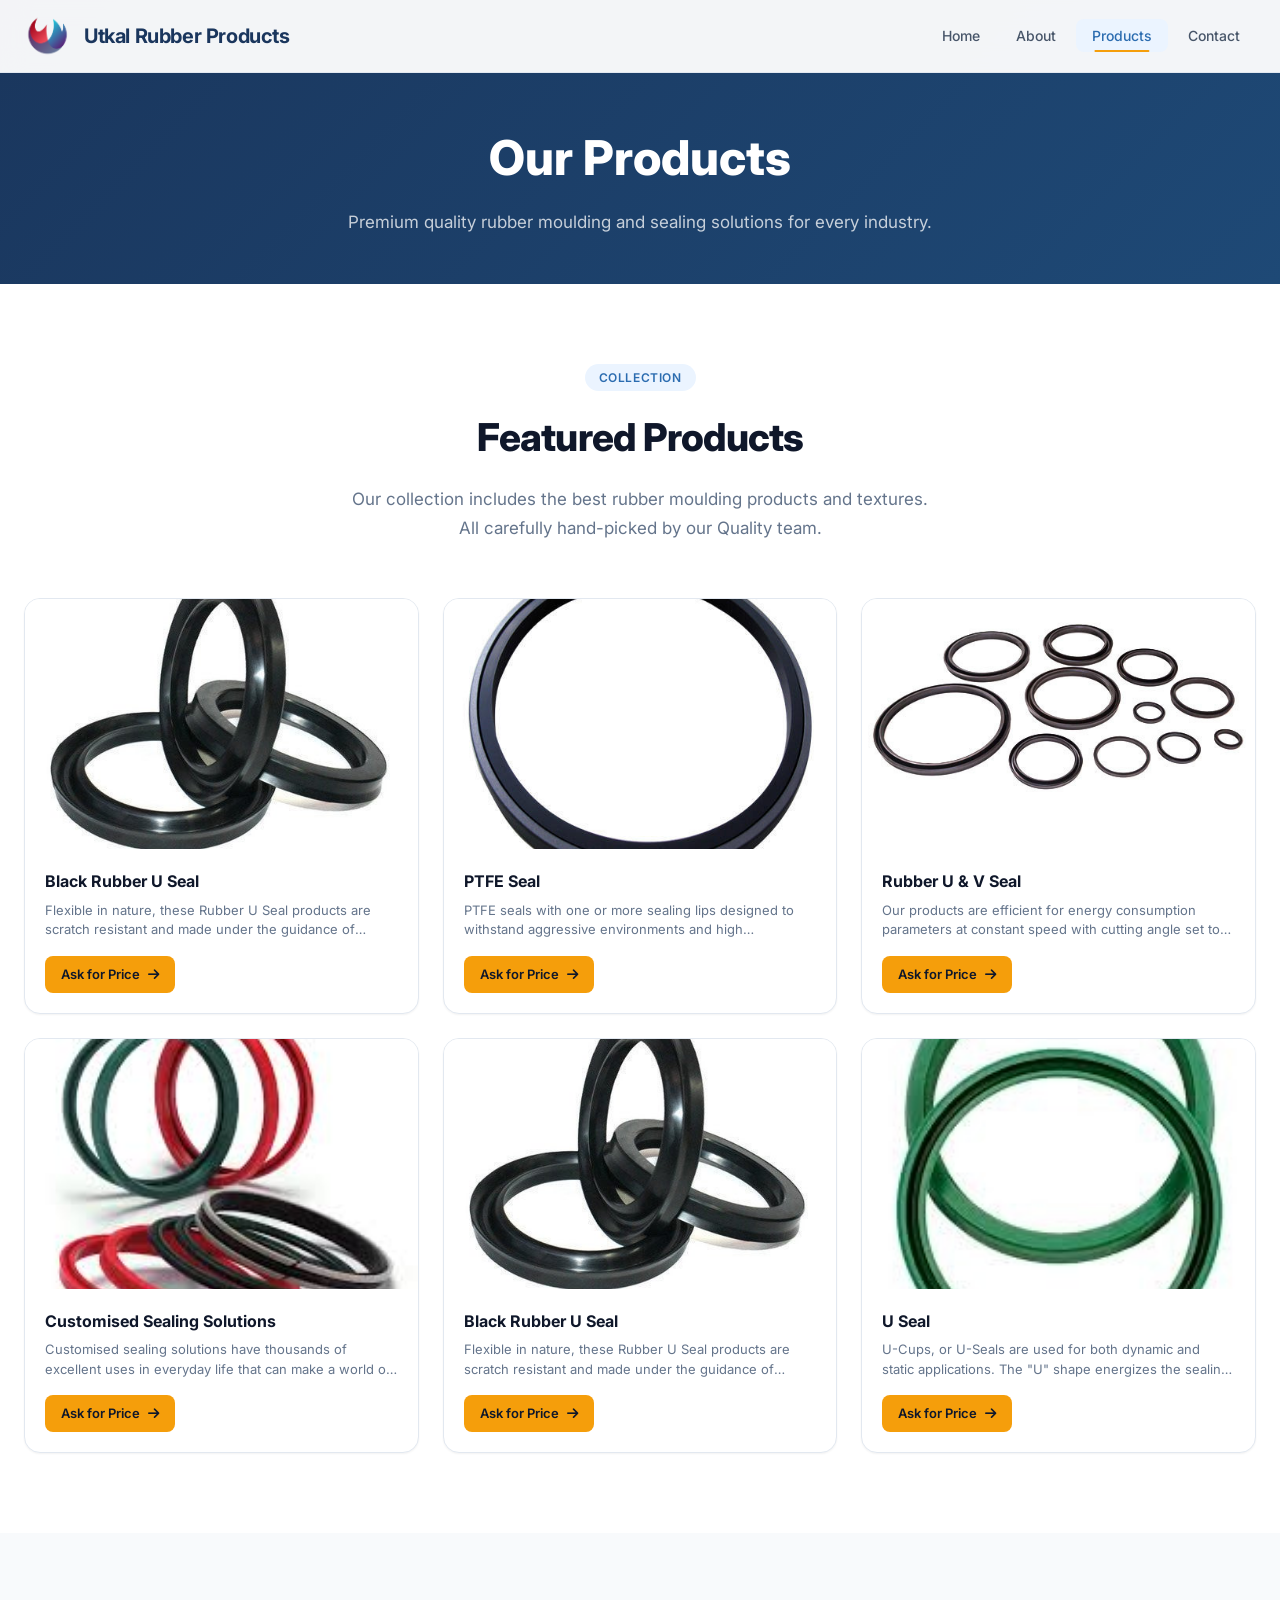
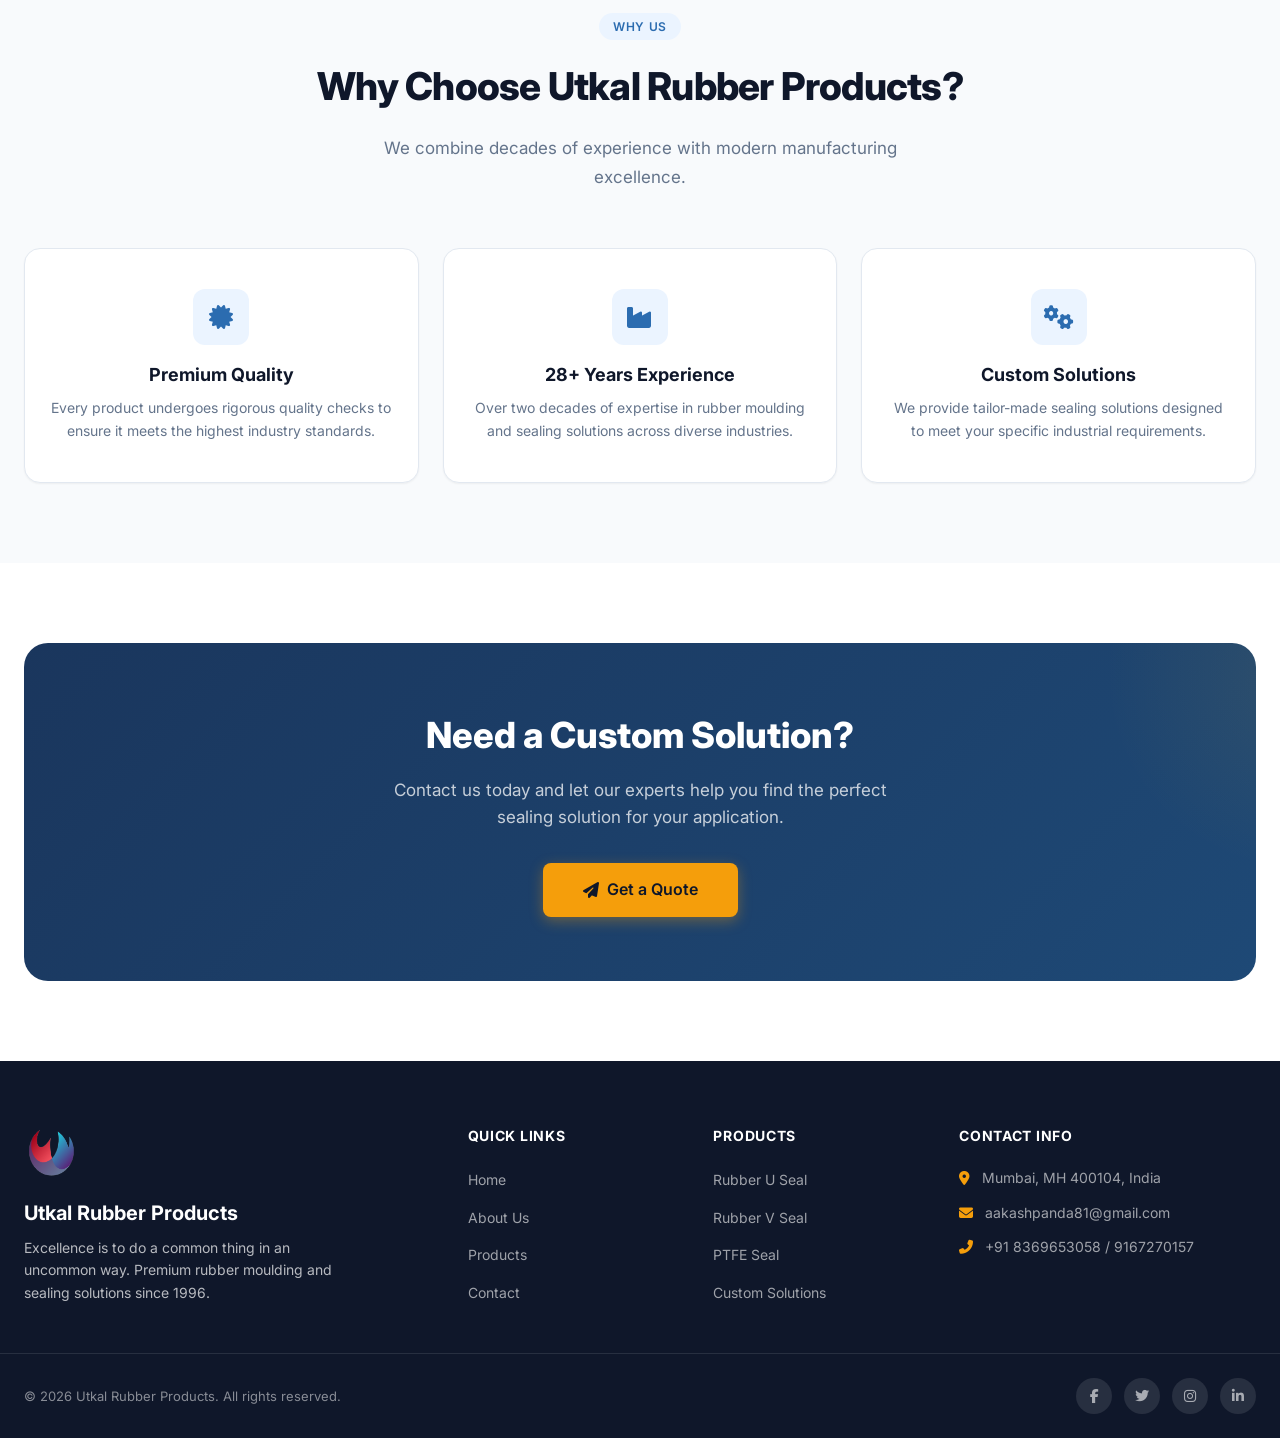
<file: Product.html>
<!DOCTYPE html>
<html lang="en">
<head>
  <meta charset="UTF-8">
  <meta name="viewport" content="width=device-width, initial-scale=1.0">
  <title>Products | Utkal Rubber Products</title>
  <meta name="description" content="Explore our premium range of rubber U seals, V seals, PTFE seals, and customised sealing solutions. Quality rubber moulding products since 1996.">
  
  <!-- Styles -->
  <link rel="stylesheet" href="main.css">
  <link rel="stylesheet" href="https://cdnjs.cloudflare.com/ajax/libs/font-awesome/6.5.1/css/all.min.css">
  <link href="https://unpkg.com/aos@2.3.1/dist/aos.css" rel="stylesheet">
</head>
<body>

  <!-- ============================================ -->
  <!-- NAVIGATION -->
  <!-- ============================================ -->
  <nav class="navbar-modern" id="navbar">
    <div class="nav-container">
      <a href="index.html" class="nav-brand">
        <img src="image/logoU.png" alt="Utkal Rubber Products Logo">
        <span>Utkal Rubber Products</span>
      </a>
      <button class="hamburger" id="hamburger" aria-label="Toggle navigation menu" aria-expanded="false">
        <span></span>
        <span></span>
        <span></span>
      </button>
      <ul class="nav-links" id="navLinks">
        <li><a href="index.html">Home</a></li>
        <li><a href="About.html">About</a></li>
        <li><a href="Product.html" class="active">Products</a></li>
        <li><a href="Contact.html">Contact</a></li>
      </ul>
    </div>
  </nav>

  <!-- ============================================ -->
  <!-- PAGE HERO -->
  <!-- ============================================ -->
  <section class="page-hero">
    <div class="section-container">
      <h1 data-aos="fade-up">Our Products</h1>
      <p data-aos="fade-up" data-aos-delay="100">Premium quality rubber moulding and sealing solutions for every industry.</p>
    </div>
  </section>

  <!-- ============================================ -->
  <!-- PRODUCTS GRID -->
  <!-- ============================================ -->
  <section class="section">
    <div class="section-container">
      <div class="section-header" data-aos="fade-up">
        <span class="section-tag">Collection</span>
        <h2>Featured Products</h2>
        <p>Our collection includes the best rubber moulding products and textures. All carefully hand-picked by our Quality team.</p>
      </div>
      <div class="product-grid">

        <!-- Product 1 -->
        <div class="product-card" data-aos="fade-up" data-aos-delay="50">
          <div class="product-card-image">
            <img src="image/Black Rubber U Seal.jpg" alt="Black Rubber U Seal">
          </div>
          <div class="product-card-body">
            <h3>Black Rubber U Seal</h3>
            <p>Flexible in nature, these Rubber U Seal products are scratch resistant and made under the guidance of professionals.</p>
            <a href="Contact.html" class="product-card-link">Ask for Price <i class="fas fa-arrow-right"></i></a>
          </div>
        </div>

        <!-- Product 2 -->
        <div class="product-card" data-aos="fade-up" data-aos-delay="100">
          <div class="product-card-image">
            <img src="image/PTFE Seal.jpg" alt="PTFE Seal">
          </div>
          <div class="product-card-body">
            <h3>PTFE Seal</h3>
            <p>PTFE seals with one or more sealing lips designed to withstand aggressive environments and high temperatures.</p>
            <a href="Contact.html" class="product-card-link">Ask for Price <i class="fas fa-arrow-right"></i></a>
          </div>
        </div>

        <!-- Product 3 -->
        <div class="product-card" data-aos="fade-up" data-aos-delay="150">
          <div class="product-card-image">
            <img src="image/Rubber U and V Seal.jpg" alt="Rubber U and V Seal">
          </div>
          <div class="product-card-body">
            <h3>Rubber U & V Seal</h3>
            <p>Our products are efficient for energy consumption parameters at constant speed with cutting angle set to suit material.</p>
            <a href="Contact.html" class="product-card-link">Ask for Price <i class="fas fa-arrow-right"></i></a>
          </div>
        </div>

        <!-- Product 4 -->
        <div class="product-card" data-aos="fade-up" data-aos-delay="200">
          <div class="product-card-image">
            <img src="image/CUSTOMISED SEALING SOLUTIONS.jpg" alt="Customised Sealing Solutions">
          </div>
          <div class="product-card-body">
            <h3>Customised Sealing Solutions</h3>
            <p>Customised sealing solutions have thousands of excellent uses in everyday life that can make a world of difference.</p>
            <a href="Contact.html" class="product-card-link">Ask for Price <i class="fas fa-arrow-right"></i></a>
          </div>
        </div>

        <!-- Product 5 -->
        <div class="product-card" data-aos="fade-up" data-aos-delay="250">
          <div class="product-card-image">
            <img src="image/Black Rubber U Seal.jpg" alt="Black Rubber U Seal">
          </div>
          <div class="product-card-body">
            <h3>Black Rubber U Seal</h3>
            <p>Flexible in nature, these Rubber U Seal products are scratch resistant and made under the guidance of professionals.</p>
            <a href="Contact.html" class="product-card-link">Ask for Price <i class="fas fa-arrow-right"></i></a>
          </div>
        </div>

        <!-- Product 6 -->
        <div class="product-card" data-aos="fade-up" data-aos-delay="300">
          <div class="product-card-image">
            <img src="image/U_seal.jpeg" alt="U Seal">
          </div>
          <div class="product-card-body">
            <h3>U Seal</h3>
            <p>U-Cups, or U-Seals are used for both dynamic and static applications. The "U" shape energizes the sealing lips as the application pressure increases.</p>
            <a href="Contact.html" class="product-card-link">Ask for Price <i class="fas fa-arrow-right"></i></a>
          </div>
        </div>

      </div>
    </div>
  </section>

  <!-- ============================================ -->
  <!-- WHY CHOOSE US -->
  <!-- ============================================ -->
  <section class="section section-alt">
    <div class="section-container">
      <div class="section-header" data-aos="fade-up">
        <span class="section-tag">Why Us</span>
        <h2>Why Choose Utkal Rubber Products?</h2>
        <p>We combine decades of experience with modern manufacturing excellence.</p>
      </div>
      <div class="mission-grid">
        <div class="mission-card" data-aos="fade-up" data-aos-delay="100">
          <div class="icon">
            <i class="fas fa-certificate"></i>
          </div>
          <h3>Premium Quality</h3>
          <p>Every product undergoes rigorous quality checks to ensure it meets the highest industry standards.</p>
        </div>
        <div class="mission-card" data-aos="fade-up" data-aos-delay="200">
          <div class="icon">
            <i class="fas fa-industry"></i>
          </div>
          <h3>28+ Years Experience</h3>
          <p>Over two decades of expertise in rubber moulding and sealing solutions across diverse industries.</p>
        </div>
        <div class="mission-card" data-aos="fade-up" data-aos-delay="300">
          <div class="icon">
            <i class="fas fa-cogs"></i>
          </div>
          <h3>Custom Solutions</h3>
          <p>We provide tailor-made sealing solutions designed to meet your specific industrial requirements.</p>
        </div>
      </div>
    </div>
  </section>

  <!-- ============================================ -->
  <!-- CTA -->
  <!-- ============================================ -->
  <section class="section">
    <div class="section-container">
      <div class="cta-banner" data-aos="zoom-in">
        <h2>Need a Custom Solution?</h2>
        <p>Contact us today and let our experts help you find the perfect sealing solution for your application.</p>
        <a href="Contact.html" class="btn-primary" style="display:inline-flex;align-items:center;gap:0.5rem;padding:0.875rem 2.5rem;border-radius:var(--radius-md);font-size:1rem;position:relative;">
          <i class="fas fa-paper-plane"></i>
          Get a Quote
        </a>
      </div>
    </div>
  </section>

  <!-- ============================================ -->
  <!-- FOOTER -->
  <!-- ============================================ -->
  <footer class="footer-modern">
    <div class="footer-grid">
      <div class="footer-brand">
        <img src="image/logoU.png" alt="Utkal Rubber Products">
        <h3>Utkal Rubber Products</h3>
        <p>Excellence is to do a common thing in an uncommon way. Premium rubber moulding and sealing solutions since 1996.</p>
      </div>
      <div class="footer-col">
        <h4>Quick Links</h4>
        <ul>
          <li><a href="index.html">Home</a></li>
          <li><a href="About.html">About Us</a></li>
          <li><a href="Product.html">Products</a></li>
          <li><a href="Contact.html">Contact</a></li>
        </ul>
      </div>
      <div class="footer-col">
        <h4>Products</h4>
        <ul>
          <li><a href="Product.html">Rubber U Seal</a></li>
          <li><a href="Product.html">Rubber V Seal</a></li>
          <li><a href="Product.html">PTFE Seal</a></li>
          <li><a href="Product.html">Custom Solutions</a></li>
        </ul>
      </div>
      <div class="footer-col">
        <h4>Contact Info</h4>
        <ul class="footer-contact">
          <li>
            <i class="fas fa-map-marker-alt"></i>
            <span>Mumbai, MH 400104, India</span>
          </li>
          <li>
            <i class="fas fa-envelope"></i>
            <span>aakashpanda81@gmail.com</span>
          </li>
          <li>
            <i class="fas fa-phone-alt"></i>
            <span>+91 8369653058 / 9167270157</span>
          </li>
        </ul>
      </div>
    </div>
    <div class="footer-bottom">
      <div class="footer-container">
        <p>&copy; 2026 Utkal Rubber Products. All rights reserved.</p>
        <div class="social-links">
          <a href="#" aria-label="Facebook"><i class="fab fa-facebook-f"></i></a>
          <a href="#" aria-label="Twitter"><i class="fab fa-twitter"></i></a>
          <a href="#" aria-label="Instagram"><i class="fab fa-instagram"></i></a>
          <a href="#" aria-label="LinkedIn"><i class="fab fa-linkedin-in"></i></a>
        </div>
      </div>
    </div>
  </footer>

  <!-- ============================================ -->
  <!-- SCRIPTS -->
  <!-- ============================================ -->
  <script src="https://unpkg.com/aos@2.3.1/dist/aos.js"></script>
  <script>
    AOS.init({
      duration: 800,
      once: true,
      offset: 100,
    });

    const hamburger = document.getElementById('hamburger');
    const navLinks = document.getElementById('navLinks');

    hamburger.addEventListener('click', () => {
      hamburger.classList.toggle('active');
      navLinks.classList.toggle('open');
      const expanded = hamburger.getAttribute('aria-expanded') === 'true' ? 'false' : 'true';
      hamburger.setAttribute('aria-expanded', expanded);
    });

    navLinks.querySelectorAll('a').forEach(link => {
      link.addEventListener('click', () => {
        hamburger.classList.remove('active');
        navLinks.classList.remove('open');
        hamburger.setAttribute('aria-expanded', 'false');
      });
    });

    const navbar = document.getElementById('navbar');
    window.addEventListener('scroll', () => {
      if (window.pageYOffset > 50) {
        navbar.classList.add('scrolled');
      } else {
        navbar.classList.remove('scrolled');
      }
    });
  </script>
</body>
</html>
</file>
<file: main.css>
/* ============================================
   Utkal Rubber Products - Modern Stylesheet
   Design System: Dark Blue + Amber
   ============================================ */

/* Google Fonts Import */
@import url('https://fonts.googleapis.com/css2?family=Inter:wght@300;400;500;600;700;800&display=swap');

/* CSS Custom Properties / Design Tokens */
:root {
  /* Primary Colors */
  --primary-900: #1a365d;
  --primary-800: #1e4976;
  --primary-700: #2b6cb0;
  --primary-600: #3182ce;
  --primary-500: #4299e1;
  --primary-400: #63b3ed;
  --primary-100: #ebf4ff;

  /* Accent Colors */
  --accent-600: #d97706;
  --accent-500: #f59e0b;
  --accent-400: #fbbf24;
  --accent-100: #fef3c7;

  /* Neutrals */
  --neutral-900: #0f172a;
  --neutral-800: #1e293b;
  --neutral-700: #334155;
  --neutral-600: #475569;
  --neutral-500: #64748b;
  --neutral-400: #94a3b8;
  --neutral-300: #cbd5e1;
  --neutral-200: #e2e8f0;
  --neutral-100: #f1f5f9;
  --neutral-50: #f8fafc;

  /* Typography */
  --font-family: 'Inter', -apple-system, BlinkMacSystemFont, 'Segoe UI', sans-serif;

  /* Shadows */
  --shadow-sm: 0 1px 2px rgba(0, 0, 0, 0.05);
  --shadow-md: 0 4px 6px -1px rgba(0, 0, 0, 0.1), 0 2px 4px -1px rgba(0, 0, 0, 0.06);
  --shadow-lg: 0 10px 15px -3px rgba(0, 0, 0, 0.1), 0 4px 6px -2px rgba(0, 0, 0, 0.05);
  --shadow-xl: 0 20px 25px -5px rgba(0, 0, 0, 0.1), 0 10px 10px -5px rgba(0, 0, 0, 0.04);

  /* Transitions */
  --transition-fast: 150ms ease;
  --transition-base: 300ms ease;
  --transition-slow: 500ms ease;

  /* Border Radius */
  --radius-sm: 0.375rem;
  --radius-md: 0.5rem;
  --radius-lg: 0.75rem;
  --radius-xl: 1rem;
  --radius-2xl: 1.5rem;
}

/* Base Reset */
*,
*::before,
*::after {
  margin: 0;
  padding: 0;
  box-sizing: border-box;
}

html {
  scroll-behavior: smooth;
  -webkit-text-size-adjust: 100%;
}

body {
  font-family: var(--font-family);
  color: var(--neutral-800);
  background-color: #ffffff;
  line-height: 1.6;
  -webkit-font-smoothing: antialiased;
  -moz-osx-font-smoothing: grayscale;
  overflow-x: hidden;
}

img {
  max-width: 100%;
  height: auto;
  display: block;
}

a {
  text-decoration: none;
  color: inherit;
  transition: color var(--transition-fast);
}

button {
  cursor: pointer;
  font-family: inherit;
  border: none;
  outline: none;
}

/* ============================================
   Navigation Styles
   ============================================ */
.navbar-modern {
  position: fixed;
  top: 0;
  left: 0;
  width: 100%;
  z-index: 1000;
  background: rgba(255, 255, 255, 0.95);
  backdrop-filter: blur(12px);
  -webkit-backdrop-filter: blur(12px);
  border-bottom: 1px solid var(--neutral-200);
  transition: all var(--transition-base);
}

.navbar-modern.scrolled {
  box-shadow: var(--shadow-lg);
}

.navbar-modern .nav-container {
  max-width: 1280px;
  margin: 0 auto;
  padding: 0 1.5rem;
  display: flex;
  align-items: center;
  justify-content: space-between;
  height: 72px;
}

.navbar-modern .nav-brand {
  display: flex;
  align-items: center;
  gap: 0.75rem;
}

.navbar-modern .nav-brand img {
  width: 48px;
  height: 48px;
  border-radius: 50%;
  object-fit: contain;
  transition: transform var(--transition-base);
}

.navbar-modern .nav-brand:hover img {
  transform: scale(1.05);
}

.navbar-modern .nav-brand span {
  font-size: 1.25rem;
  font-weight: 700;
  color: var(--primary-900);
  letter-spacing: -0.02em;
}

.navbar-modern .nav-links {
  display: flex;
  align-items: center;
  gap: 0.25rem;
  list-style: none;
}

.navbar-modern .nav-links a {
  padding: 0.5rem 1rem;
  font-size: 0.875rem;
  font-weight: 500;
  color: var(--neutral-600);
  border-radius: var(--radius-md);
  transition: all var(--transition-fast);
  position: relative;
}

.navbar-modern .nav-links a::after {
  content: '';
  position: absolute;
  bottom: 0;
  left: 50%;
  transform: translateX(-50%) scaleX(0);
  width: 60%;
  height: 2px;
  background: var(--accent-500);
  transition: transform var(--transition-base);
  border-radius: 1px;
}

.navbar-modern .nav-links a:hover,
.navbar-modern .nav-links a.active {
  color: var(--primary-700);
  background: var(--primary-100);
}

.navbar-modern .nav-links a:hover::after,
.navbar-modern .nav-links a.active::after {
  transform: translateX(-50%) scaleX(1);
}

/* Hamburger Button */
.navbar-modern .hamburger {
  display: none;
  flex-direction: column;
  gap: 5px;
  padding: 8px;
  background: none;
  border: none;
  cursor: pointer;
}

.navbar-modern .hamburger span {
  display: block;
  width: 24px;
  height: 2px;
  background: var(--neutral-800);
  border-radius: 2px;
  transition: all var(--transition-base);
  transform-origin: center;
}

.navbar-modern .hamburger.active span:nth-child(1) {
  transform: translateY(7px) rotate(45deg);
}

.navbar-modern .hamburger.active span:nth-child(2) {
  opacity: 0;
}

.navbar-modern .hamburger.active span:nth-child(3) {
  transform: translateY(-7px) rotate(-45deg);
}

/* Mobile Menu */
@media (max-width: 768px) {
  .navbar-modern .hamburger {
    display: flex;
  }

  .navbar-modern .nav-links {
    position: fixed;
    top: 72px;
    left: 0;
    width: 100%;
    background: rgba(255, 255, 255, 0.98);
    backdrop-filter: blur(12px);
    flex-direction: column;
    padding: 1rem;
    gap: 0.5rem;
    box-shadow: var(--shadow-lg);
    transform: translateY(-120%);
    opacity: 0;
    transition: all var(--transition-base);
    pointer-events: none;
  }

  .navbar-modern .nav-links.open {
    transform: translateY(0);
    opacity: 1;
    pointer-events: all;
  }

  .navbar-modern .nav-links a {
    width: 100%;
    text-align: center;
    padding: 0.75rem 1rem;
    font-size: 1rem;
  }
}

/* ============================================
   Hero Section
   ============================================ */
.hero-section {
  min-height: 90vh;
  display: flex;
  align-items: center;
  padding-top: 72px;
  background: linear-gradient(135deg, var(--primary-900) 0%, #1a365d 30%, #1e4976 60%, #2b6cb0 100%);
  position: relative;
  overflow: hidden;
}

.hero-section::before {
  content: '';
  position: absolute;
  top: -50%;
  right: -20%;
  width: 600px;
  height: 600px;
  background: radial-gradient(circle, rgba(251, 191, 36, 0.08) 0%, transparent 70%);
  border-radius: 50%;
  animation: float 8s ease-in-out infinite;
}

.hero-section::after {
  content: '';
  position: absolute;
  bottom: -30%;
  left: -10%;
  width: 400px;
  height: 400px;
  background: radial-gradient(circle, rgba(99, 179, 237, 0.06) 0%, transparent 70%);
  border-radius: 50%;
  animation: float 10s ease-in-out infinite reverse;
}

.hero-content {
  max-width: 1280px;
  margin: 0 auto;
  padding: 4rem 1.5rem;
  display: grid;
  grid-template-columns: 1fr 1fr;
  gap: 3rem;
  align-items: center;
  position: relative;
  z-index: 1;
  width: 100%;
}

.hero-text {
  animation: fadeInUp 1s ease-out;
}

.hero-text .badge {
  display: inline-flex;
  align-items: center;
  gap: 0.5rem;
  padding: 0.375rem 1rem;
  background: rgba(251, 191, 36, 0.15);
  border: 1px solid rgba(251, 191, 36, 0.3);
  border-radius: 999px;
  font-size: 0.75rem;
  font-weight: 600;
  color: var(--accent-400);
  text-transform: uppercase;
  letter-spacing: 0.05em;
  margin-bottom: 1.5rem;
}

.hero-text h1 {
  font-size: clamp(2.5rem, 5vw, 4rem);
  font-weight: 800;
  line-height: 1.1;
  color: #ffffff;
  margin-bottom: 1.5rem;
  letter-spacing: -0.02em;
}

.hero-text h1 span {
  background: linear-gradient(135deg, var(--accent-400), var(--accent-500));
  -webkit-background-clip: text;
  -webkit-text-fill-color: transparent;
  background-clip: text;
}

.hero-text p {
  font-size: 1.125rem;
  line-height: 1.7;
  color: rgba(255, 255, 255, 0.75);
  margin-bottom: 2rem;
  max-width: 540px;
}

.hero-cta {
  display: flex;
  gap: 1rem;
  flex-wrap: wrap;
}

.btn-primary {
  display: inline-flex;
  align-items: center;
  gap: 0.5rem;
  padding: 0.875rem 2rem;
  background: var(--accent-500);
  color: var(--neutral-900);
  font-weight: 600;
  font-size: 0.9375rem;
  border-radius: var(--radius-md);
  transition: all var(--transition-base);
  box-shadow: 0 4px 14px rgba(245, 158, 11, 0.35);
}

.btn-primary:hover {
  background: var(--accent-600);
  transform: translateY(-2px);
  box-shadow: 0 6px 20px rgba(245, 158, 11, 0.45);
}

.btn-secondary {
  display: inline-flex;
  align-items: center;
  gap: 0.5rem;
  padding: 0.875rem 2rem;
  background: transparent;
  color: #ffffff;
  font-weight: 600;
  font-size: 0.9375rem;
  border: 2px solid rgba(255, 255, 255, 0.3);
  border-radius: var(--radius-md);
  transition: all var(--transition-base);
}

.btn-secondary:hover {
  border-color: #ffffff;
  background: rgba(255, 255, 255, 0.1);
  transform: translateY(-2px);
}

.hero-image {
  display: flex;
  justify-content: center;
  align-items: center;
  animation: fadeInUp 1s ease-out 0.3s both;
}

.hero-image .image-wrapper {
  position: relative;
  width: 100%;
  max-width: 450px;
}

.hero-image img {
  width: 100%;
  height: auto;
  filter: drop-shadow(0 20px 40px rgba(0, 0, 0, 0.3));
  animation: float 6s ease-in-out infinite;
  position: relative;
  z-index: 1;
}

.hero-image .glow-ring {
  position: absolute;
  width: 120%;
  height: 120%;
  top: -10%;
  left: -10%;
  border: 1px solid rgba(251, 191, 36, 0.1);
  border-radius: 50%;
  animation: pulse-ring 4s ease-in-out infinite;
}

/* ============================================
   Stats Bar
   ============================================ */
.stats-bar {
  background: #ffffff;
  border-bottom: 1px solid var(--neutral-200);
  padding: 3rem 0;
}

.stats-grid {
  max-width: 1280px;
  margin: 0 auto;
  padding: 0 1.5rem;
  display: grid;
  grid-template-columns: repeat(4, 1fr);
  gap: 2rem;
}

.stat-item {
  text-align: center;
}

.stat-item .number {
  font-size: 2.5rem;
  font-weight: 800;
  color: var(--primary-800);
  line-height: 1;
  margin-bottom: 0.25rem;
}

.stat-item .label {
  font-size: 0.875rem;
  color: var(--neutral-500);
  font-weight: 500;
}

@media (max-width: 768px) {
  .stats-grid {
    grid-template-columns: repeat(2, 1fr);
    gap: 1.5rem;
  }
  
  .stat-item .number {
    font-size: 2rem;
  }
}

/* ============================================
   Section Styles
   ============================================ */
.section {
  padding: 5rem 0;
}

.section-alt {
  background: var(--neutral-50);
}

.section-dark {
  background: var(--primary-900);
  color: #ffffff;
}

.section-container {
  max-width: 1280px;
  margin: 0 auto;
  padding: 0 1.5rem;
}

.section-header {
  text-align: center;
  margin-bottom: 3.5rem;
}

.section-header h2 {
  font-size: clamp(1.75rem, 3vw, 2.5rem);
  font-weight: 800;
  color: var(--neutral-900);
  margin-bottom: 1rem;
  letter-spacing: -0.02em;
}

.section-header .section-tag {
  display: inline-flex;
  align-items: center;
  gap: 0.5rem;
  padding: 0.25rem 0.875rem;
  background: var(--primary-100);
  border-radius: 999px;
  font-size: 0.75rem;
  font-weight: 600;
  color: var(--primary-700);
  text-transform: uppercase;
  letter-spacing: 0.05em;
  margin-bottom: 1rem;
}

.section-header p {
  font-size: 1.0625rem;
  color: var(--neutral-500);
  max-width: 600px;
  margin: 0 auto;
  line-height: 1.7;
}

.section-header.light h2 {
  color: #ffffff;
}

.section-header.light p {
  color: rgba(255, 255, 255, 0.75);
}

/* ============================================
   Cards
   ============================================ */
.card {
  background: #ffffff;
  border-radius: var(--radius-xl);
  overflow: hidden;
  box-shadow: var(--shadow-sm);
  border: 1px solid var(--neutral-200);
  transition: all var(--transition-base);
}

.card:hover {
  box-shadow: var(--shadow-lg);
  transform: translateY(-4px);
}

.card-image {
  width: 100%;
  height: 240px;
  object-fit: cover;
  transition: transform var(--transition-slow);
}

.card:hover .card-image {
  transform: scale(1.05);
}

.card-body {
  padding: 1.5rem;
}

.card-body h3 {
  font-size: 1.125rem;
  font-weight: 700;
  color: var(--neutral-900);
  margin-bottom: 0.5rem;
}

.card-body p {
  font-size: 0.875rem;
  color: var(--neutral-500);
  line-height: 1.6;
  margin-bottom: 1.25rem;
}

.card-footer {
  padding: 0 1.5rem 1.5rem;
}

/* ============================================
   Product Grid
   ============================================ */
.product-grid {
  display: grid;
  grid-template-columns: repeat(3, 1fr);
  gap: 1.5rem;
}

@media (max-width: 1024px) {
  .product-grid {
    grid-template-columns: repeat(2, 1fr);
  }
}

@media (max-width: 640px) {
  .product-grid {
    grid-template-columns: 1fr;
  }

  .hero-content {
    grid-template-columns: 1fr;
    text-align: center;
    gap: 2rem;
  }

  .hero-text p {
    margin-left: auto;
    margin-right: auto;
  }

  .hero-cta {
    justify-content: center;
  }

  .hero-image .image-wrapper {
    max-width: 280px;
    margin: 0 auto;
  }
}

/* Product Card (Modern Redesign) */
.product-card {
  background: #ffffff;
  border-radius: var(--radius-xl);
  overflow: hidden;
  box-shadow: var(--shadow-sm);
  border: 1px solid var(--neutral-200);
  transition: all var(--transition-base);
}

.product-card:hover {
  box-shadow: var(--shadow-xl);
  transform: translateY(-6px);
}

.product-card-image {
  position: relative;
  width: 100%;
  height: 250px;
  overflow: hidden;
  background: var(--neutral-100);
}

.product-card-image img {
  width: 100%;
  height: 100%;
  object-fit: cover;
  transition: transform var(--transition-slow);
}

.product-card:hover .product-card-image img {
  transform: scale(1.08);
}

.product-card-body {
  padding: 1.25rem;
}

.product-card-body h3 {
  font-size: 1rem;
  font-weight: 700;
  color: var(--neutral-900);
  margin-bottom: 0.375rem;
}

.product-card-body p {
  font-size: 0.8125rem;
  color: var(--neutral-500);
  line-height: 1.5;
  margin-bottom: 1rem;
  display: -webkit-box;
  -webkit-line-clamp: 2;
  -webkit-box-orient: vertical;
  overflow: hidden;
}

.product-card-link {
  display: inline-flex;
  align-items: center;
  gap: 0.5rem;
  padding: 0.5rem 1rem;
  background: var(--accent-500);
  color: var(--neutral-900);
  font-size: 0.8125rem;
  font-weight: 600;
  border-radius: var(--radius-md);
  transition: all var(--transition-fast);
}

.product-card-link:hover {
  background: var(--accent-600);
  transform: translateY(-1px);
}

/* Mobile: Show more text in card body */
@media (max-width: 768px) {
  .product-card-body p {
    -webkit-line-clamp: 3;
  }
}

/* ============================================
   Team Cards
   ============================================ */
.team-grid {
  display: grid;
  grid-template-columns: repeat(2, 1fr);
  gap: 2rem;
}

.team-card {
  text-align: center;
  background: #ffffff;
  border-radius: var(--radius-xl);
  padding: 2rem 1.5rem;
  box-shadow: var(--shadow-sm);
  border: 1px solid var(--neutral-200);
  transition: all var(--transition-base);
}

.team-card:hover {
  box-shadow: var(--shadow-lg);
  transform: translateY(-4px);
}

.team-card .avatar {
  width: 96px;
  height: 96px;
  border-radius: 50%;
  object-fit: cover;
  margin: 0 auto 1.25rem;
  border: 3px solid var(--primary-100);
  transition: border-color var(--transition-base);
}

.team-card:hover .avatar {
  border-color: var(--accent-400);
}

.team-card h3 {
  font-size: 1.125rem;
  font-weight: 700;
  color: var(--neutral-900);
  margin-bottom: 0.25rem;
}

.team-card .role {
  display: inline-block;
  padding: 0.125rem 0.75rem;
  background: var(--primary-100);
  color: var(--primary-700);
  font-size: 0.75rem;
  font-weight: 600;
  border-radius: 999px;
  margin-bottom: 0.75rem;
}

.team-card p {
  font-size: 0.875rem;
  color: var(--neutral-500);
  line-height: 1.6;
}

@media (max-width: 768px) {
  .team-grid {
    grid-template-columns: 1fr;
    gap: 1.5rem;
  }
}

/* ============================================
   CTA Banner
   ============================================ */
.cta-banner {
  background: linear-gradient(135deg, var(--primary-900), #1e4976);
  padding: 4rem 2rem;
  border-radius: var(--radius-2xl);
  text-align: center;
  position: relative;
  overflow: hidden;
}

.cta-banner::before {
  content: '';
  position: absolute;
  top: -50%;
  right: -20%;
  width: 400px;
  height: 400px;
  background: radial-gradient(circle, rgba(251, 191, 36, 0.08) 0%, transparent 70%);
  border-radius: 50%;
}

.cta-banner h2 {
  font-size: clamp(1.5rem, 3vw, 2.25rem);
  font-weight: 800;
  color: #ffffff;
  margin-bottom: 0.75rem;
  position: relative;
}

.cta-banner p {
  color: rgba(255, 255, 255, 0.75);
  font-size: 1.0625rem;
  margin-bottom: 2rem;
  max-width: 500px;
  margin-left: auto;
  margin-right: auto;
  position: relative;
}

/* ============================================
   Footer
   ============================================ */
.footer-modern {
  background: var(--neutral-900);
  color: rgba(255, 255, 255, 0.7);
  padding: 4rem 0 0;
}

.footer-grid {
  max-width: 1280px;
  margin: 0 auto;
  padding: 0 1.5rem;
  display: grid;
  grid-template-columns: 2fr 1fr 1fr 1.5fr;
  gap: 3rem;
}

.footer-brand img {
  width: 56px;
  height: 56px;
  border-radius: 50%;
  margin-bottom: 1rem;
}

.footer-brand h3 {
  font-size: 1.25rem;
  font-weight: 700;
  color: #ffffff;
  margin-bottom: 0.5rem;
}

.footer-brand p {
  font-size: 0.875rem;
  line-height: 1.6;
  max-width: 320px;
}

.footer-col h4 {
  font-size: 0.875rem;
  font-weight: 700;
  color: #ffffff;
  text-transform: uppercase;
  letter-spacing: 0.05em;
  margin-bottom: 1.25rem;
}

.footer-col ul {
  list-style: none;
  display: flex;
  flex-direction: column;
  gap: 0.75rem;
}

.footer-col ul a {
  color: rgba(255, 255, 255, 0.6);
  font-size: 0.875rem;
  transition: color var(--transition-fast);
}

.footer-col ul a:hover {
  color: var(--accent-400);
}

.footer-contact li {
  display: flex;
  gap: 0.75rem;
  align-items: flex-start;
  color: rgba(255, 255, 255, 0.6);
  font-size: 0.875rem;
}

.footer-contact li i {
  margin-top: 0.25rem;
  color: var(--accent-500);
}

.footer-bottom {
  border-top: 1px solid rgba(255, 255, 255, 0.1);
  margin-top: 3rem;
  padding: 1.5rem 0;
}

.footer-bottom .footer-container {
  max-width: 1280px;
  margin: 0 auto;
  padding: 0 1.5rem;
  display: flex;
  justify-content: space-between;
  align-items: center;
  flex-wrap: wrap;
  gap: 1rem;
}

.footer-bottom p {
  font-size: 0.8125rem;
  color: rgba(255, 255, 255, 0.5);
}

.social-links {
  display: flex;
  gap: 0.75rem;
}

.social-links a {
  display: flex;
  align-items: center;
  justify-content: center;
  width: 36px;
  height: 36px;
  border-radius: 50%;
  background: rgba(255, 255, 255, 0.1);
  color: rgba(255, 255, 255, 0.6);
  font-size: 0.875rem;
  transition: all var(--transition-base);
}

.social-links a:hover {
  background: var(--accent-500);
  color: var(--neutral-900);
  transform: translateY(-2px);
}

@media (max-width: 768px) {
  .footer-grid {
    grid-template-columns: 1fr;
    gap: 2rem;
    text-align: center;
  }

  .footer-brand p {
    margin: 0 auto;
  }

  .footer-contact li {
    justify-content: center;
  }

  .footer-bottom .footer-container {
    flex-direction: column;
    text-align: center;
  }
}

/* ============================================
   Button Styles
   ============================================ */
.btn {
  display: inline-flex;
  align-items: center;
  gap: 0.5rem;
  padding: 0.75rem 1.5rem;
  font-weight: 600;
  font-size: 0.875rem;
  border-radius: var(--radius-md);
  transition: all var(--transition-base);
}

.btn-accent {
  background: var(--accent-500);
  color: var(--neutral-900);
  box-shadow: 0 4px 14px rgba(245, 158, 11, 0.3);
}

.btn-accent:hover {
  background: var(--accent-600);
  transform: translateY(-2px);
  box-shadow: 0 6px 20px rgba(245, 158, 11, 0.4);
}

.btn-outline {
  background: transparent;
  color: var(--primary-700);
  border: 2px solid var(--primary-700);
}

.btn-outline:hover {
  background: var(--primary-700);
  color: #ffffff;
  transform: translateY(-2px);
}

.btn-outline-light {
  background: transparent;
  color: #ffffff;
  border: 2px solid rgba(255, 255, 255, 0.3);
}

.btn-outline-light:hover {
  border-color: #ffffff;
  background: rgba(255, 255, 255, 0.1);
  transform: translateY(-2px);
}

/* ============================================
   Contact Form
   ============================================ */
.form-group {
  margin-bottom: 1rem;
}

.form-group label {
  display: block;
  font-size: 0.8125rem;
  font-weight: 600;
  color: var(--neutral-700);
  margin-bottom: 0.375rem;
}

.form-input {
  width: 100%;
  padding: 0.75rem 1rem;
  font-size: 0.9375rem;
  font-family: inherit;
  border: 1.5px solid var(--neutral-300);
  border-radius: var(--radius-md);
  background: #ffffff;
  color: var(--neutral-800);
  transition: all var(--transition-fast);
  outline: none;
}

.form-input:focus {
  border-color: var(--primary-500);
  box-shadow: 0 0 0 3px var(--primary-100);
}

.form-input::placeholder {
  color: var(--neutral-400);
}

textarea.form-input {
  resize: vertical;
  min-height: 120px;
}

.form-row {
  display: grid;
  grid-template-columns: 1fr 1fr;
  gap: 1rem;
}

@media (max-width: 640px) {
  .form-row {
    grid-template-columns: 1fr;
  }
}

/* ============================================
   Info Cards (Contact Page)
   ============================================ */
.info-card {
  display: flex;
  align-items: flex-start;
  gap: 1rem;
  padding: 1.5rem;
  background: #ffffff;
  border-radius: var(--radius-lg);
  box-shadow: var(--shadow-sm);
  border: 1px solid var(--neutral-200);
  transition: all var(--transition-base);
}

.info-card:hover {
  box-shadow: var(--shadow-md);
  transform: translateY(-2px);
}

.info-card .icon {
  width: 48px;
  height: 48px;
  min-width: 48px;
  display: flex;
  align-items: center;
  justify-content: center;
  background: var(--primary-100);
  border-radius: var(--radius-md);
  color: var(--primary-700);
  font-size: 1.25rem;
}

.info-card h4 {
  font-size: 0.9375rem;
  font-weight: 700;
  color: var(--neutral-900);
  margin-bottom: 0.25rem;
}

.info-card p {
  font-size: 0.8125rem;
  color: var(--neutral-500);
  line-height: 1.5;
}

/* ============================================
   Utility Classes
   ============================================ */
.gradient-text {
  background: linear-gradient(135deg, var(--accent-400), var(--accent-500));
  -webkit-background-clip: text;
  -webkit-text-fill-color: transparent;
  background-clip: text;
}

.glass {
  background: rgba(255, 255, 255, 0.1);
  backdrop-filter: blur(12px);
  -webkit-backdrop-filter: blur(12px);
  border: 1px solid rgba(255, 255, 255, 0.15);
}

.bg-gradient-primary {
  background: linear-gradient(135deg, var(--primary-900) 0%, #1e4976 50%, #2b6cb0 100%);
}

/* ============================================
   Animations
   ============================================ */
@keyframes float {
  0%, 100% {
    transform: translateY(0);
  }
  50% {
    transform: translateY(-15px);
  }
}

@keyframes fadeInUp {
  from {
    opacity: 0;
    transform: translateY(30px);
  }
  to {
    opacity: 1;
    transform: translateY(0);
  }
}

@keyframes pulse-ring {
  0%, 100% {
    transform: scale(1);
    opacity: 0.5;
  }
  50% {
    transform: scale(1.05);
    opacity: 1;
  }
}

.animate-fade-in-up {
  animation: fadeInUp 0.8s ease-out both;
}

.animate-float {
  animation: float 6s ease-in-out infinite;
}

/* Delay utilities */
.delay-100 { animation-delay: 100ms; }
.delay-200 { animation-delay: 200ms; }
.delay-300 { animation-delay: 300ms; }
.delay-400 { animation-delay: 400ms; }
.delay-500 { animation-delay: 500ms; }

/* ============================================
   About Page Specific
   ============================================ */
.about-hero {
  padding-top: 120px;
  padding-bottom: 4rem;
  background: linear-gradient(135deg, var(--primary-900), #1e4976);
  color: #ffffff;
  text-align: center;
}

.about-hero h1 {
  font-size: clamp(2rem, 4vw, 3rem);
  font-weight: 800;
  margin-bottom: 1rem;
}

.about-hero p {
  font-size: 1.125rem;
  color: rgba(255, 255, 255, 0.75);
  max-width: 600px;
  margin: 0 auto;
}

.mission-grid {
  display: grid;
  grid-template-columns: repeat(3, 1fr);
  gap: 1.5rem;
}

.mission-card {
  text-align: center;
  padding: 2.5rem 1.5rem;
  background: #ffffff;
  border-radius: var(--radius-xl);
  box-shadow: var(--shadow-sm);
  border: 1px solid var(--neutral-200);
  transition: all var(--transition-base);
}

.mission-card:hover {
  box-shadow: var(--shadow-lg);
  transform: translateY(-4px);
}

.mission-card .icon {
  width: 56px;
  height: 56px;
  margin: 0 auto 1rem;
  display: flex;
  align-items: center;
  justify-content: center;
  background: var(--primary-100);
  border-radius: var(--radius-lg);
  color: var(--primary-700);
  font-size: 1.5rem;
}

.mission-card h3 {
  font-size: 1.125rem;
  font-weight: 700;
  color: var(--neutral-900);
  margin-bottom: 0.5rem;
}

.mission-card p {
  font-size: 0.875rem;
  color: var(--neutral-500);
  line-height: 1.6;
}

@media (max-width: 768px) {
  .mission-grid {
    grid-template-columns: 1fr;
  }
}

/* ============================================
   Page Hero (Common for subpages)
   ============================================ */
.page-hero {
  padding-top: 120px;
  padding-bottom: 3rem;
  background: linear-gradient(135deg, var(--primary-900), #1e4976);
  color: #ffffff;
  text-align: center;
}

.page-hero h1 {
  font-size: clamp(2rem, 4vw, 3rem);
  font-weight: 800;
  margin-bottom: 0.75rem;
}

.page-hero p {
  font-size: 1.0625rem;
  color: rgba(255, 255, 255, 0.75);
  max-width: 600px;
  margin: 0 auto;
}

/* ============================================
   About Content Styles
   ============================================ */
.about-content {
  display: grid;
  grid-template-columns: 1fr 1fr;
  gap: 3rem;
  align-items: center;
}

.about-content .about-text h2 {
  font-size: 1.75rem;
  font-weight: 800;
  color: var(--neutral-900);
  margin-bottom: 1rem;
}

.about-content .about-text p {
  font-size: 1rem;
  color: var(--neutral-600);
  line-height: 1.7;
  margin-bottom: 1.5rem;
}

.about-content .about-image img {
  width: 100%;
  border-radius: var(--radius-xl);
  box-shadow: var(--shadow-lg);
}

@media (max-width: 768px) {
  .about-content {
    grid-template-columns: 1fr;
    gap: 2rem;
  }
}

/* ============================================
   Founder Card
   ============================================ */
.founder-card {
  display: flex;
  gap: 2rem;
  align-items: center;
  background: #ffffff;
  border-radius: var(--radius-xl);
  padding: 2rem;
  box-shadow: var(--shadow-md);
  border: 1px solid var(--neutral-200);
}

.founder-card img {
  width: 140px;
  height: 140px;
  border-radius: 50%;
  object-fit: cover;
  border: 4px solid var(--primary-100);
}

.founder-card h3 {
  font-size: 1.25rem;
  font-weight: 700;
  color: var(--neutral-900);
  margin-bottom: 0.25rem;
}

.founder-card .role {
  font-size: 0.875rem;
  color: var(--primary-600);
  font-weight: 600;
  margin-bottom: 0.75rem;
}

.founder-card p {
  font-size: 0.9375rem;
  color: var(--neutral-500);
  line-height: 1.7;
}

@media (max-width: 640px) {
  .founder-card {
    flex-direction: column;
    text-align: center;
  }
}

/* ============================================
   Contact Section Layout
   ============================================ */
.contact-layout {
  display: grid;
  grid-template-columns: 1fr 1fr;
  gap: 3rem;
  align-items: start;
}

.contact-info-grid {
  display: grid;
  gap: 1rem;
}

.contact-form-wrapper {
  background: #ffffff;
  border-radius: var(--radius-xl);
  padding: 2.5rem;
  box-shadow: var(--shadow-md);
  border: 1px solid var(--neutral-200);
}

@media (max-width: 1024px) {
  .contact-layout {
    grid-template-columns: 1fr;
    gap: 2rem;
  }
}

@media (max-width: 768px) {
  .contact-layout {
    grid-template-columns: 1fr;
  }
}

/* ============================================
   Enhanced Contact Form Validation States
   ============================================ */
.form-group {
  position: relative;
}

.form-group label {
  display: flex;
  align-items: center;
  gap: 0.25rem;
}

.required-indicator {
  color: #dc2626;
  font-weight: 700;
  font-size: 0.875rem;
}

/* Valid state */
.form-input.is-valid {
  border-color: var(--accent-600);
  background-image: url("data:image/svg+xml,%3Csvg xmlns='http://www.w3.org/2000/svg' width='16' height='16' viewBox='0 0 24 24' fill='none' stroke='%23d97706' stroke-width='2' stroke-linecap='round' stroke-linejoin='round'%3E%3Cpolyline points='20 6 9 17 4 12'%3E%3C/polyline%3E%3C/svg%3E");
  background-repeat: no-repeat;
  background-position: right 0.75rem center;
  background-size: 1rem;
  padding-right: 2.25rem;
}

.form-input.is-valid:focus {
  border-color: var(--accent-600);
  box-shadow: 0 0 0 3px var(--accent-100);
}

/* Invalid state */
.form-input.is-invalid {
  border-color: #dc2626;
  background-image: url("data:image/svg+xml,%3Csvg xmlns='http://www.w3.org/2000/svg' width='16' height='16' viewBox='0 0 24 24' fill='none' stroke='%23dc2626' stroke-width='2' stroke-linecap='round' stroke-linejoin='round'%3E%3Ccircle cx='12' cy='12' r='10'%3E%3C/circle%3E%3Cline x1='15' y1='9' x2='9' y2='15'%3E%3C/line%3E%3Cline x1='9' y1='9' x2='15' y2='15'%3E%3C/line%3E%3C/svg%3E");
  background-repeat: no-repeat;
  background-position: right 0.75rem center;
  background-size: 1rem;
  padding-right: 2.25rem;
}

.form-input.is-invalid:focus {
  border-color: #dc2626;
  box-shadow: 0 0 0 3px #fef2f2;
}

.has-error {
  margin-bottom: 0;
}

/* Field error message */
.field-error {
  display: block;
  font-size: 0.75rem;
  color: #dc2626;
  margin-top: 0.25rem;
  font-weight: 500;
  animation: fadeInUp 0.2s ease-out;
}

/* Form status messages */
.form-status {
  display: none;
  margin-top: 1rem;
  padding: 0.875rem 1rem;
  border-radius: var(--radius-md);
  font-size: 0.875rem;
  font-weight: 500;
  line-height: 1.5;
  animation: fadeInUp 0.3s ease-out;
}

.form-status.success {
  display: block;
  background: #f0fdf4;
  color: #166534;
  border: 1px solid #bbf7d0;
}

.form-status.error {
  display: block;
  background: #fef2f2;
  color: #991b1b;
  border: 1px solid #fecaca;
}

.form-status.info {
  display: block;
  background: var(--primary-100);
  color: var(--primary-700);
  border: 1px solid var(--primary-400);
}

/* Submit button loading state */
.submit-btn {
  width: 100%;
  justify-content: center;
  padding: 0.875rem 2rem;
  font-size: 0.9375rem;
  border: none;
  cursor: pointer;
  border-radius: var(--radius-md);
  transition: all var(--transition-base);
  position: relative;
  overflow: hidden;
}

.submit-btn.is-loading {
  opacity: 0.8;
  cursor: not-allowed;
  pointer-events: none;
}

.submit-btn:disabled {
  opacity: 0.7;
  cursor: not-allowed;
}

.submit-btn .fa-spinner {
  animation: spin 1s linear infinite;
}

@keyframes spin {
  from { transform: rotate(0deg); }
  to { transform: rotate(360deg); }
}

/* ============================================
   Map Section
   ============================================ */
.section-map {
  padding: 5rem 0;
}

.map-container {
  width: 100%;
  border-radius: var(--radius-xl);
  overflow: hidden;
  box-shadow: var(--shadow-lg);
  border: 1px solid var(--neutral-200);
  transition: all var(--transition-base);
}

.map-container:hover {
  box-shadow: var(--shadow-xl);
}

.map-container iframe {
  display: block;
  width: 100%;
}

/* ============================================
   Contact Page Responsive Enhancements
   ============================================ */
@media (max-width: 640px) {
  .contact-form-wrapper {
    padding: 1.5rem;
  }

  .contact-info-grid {
    grid-template-columns: 1fr;
  }

  .info-card {
    padding: 1rem;
  }

  .map-container iframe {
    height: 280px;
  }
}

@media (min-width: 641px) and (max-width: 1024px) {
  .contact-info-grid {
    grid-template-columns: 1fr 1fr;
  }
}

/* ============================================
   Honeypot accessibility reset
   ============================================ */
#website {
  position: absolute;
  left: -9999px;
  opacity: 0;
  height: 0;
  width: 0;
  overflow: hidden;
  pointer-events: none;
}
</file>
